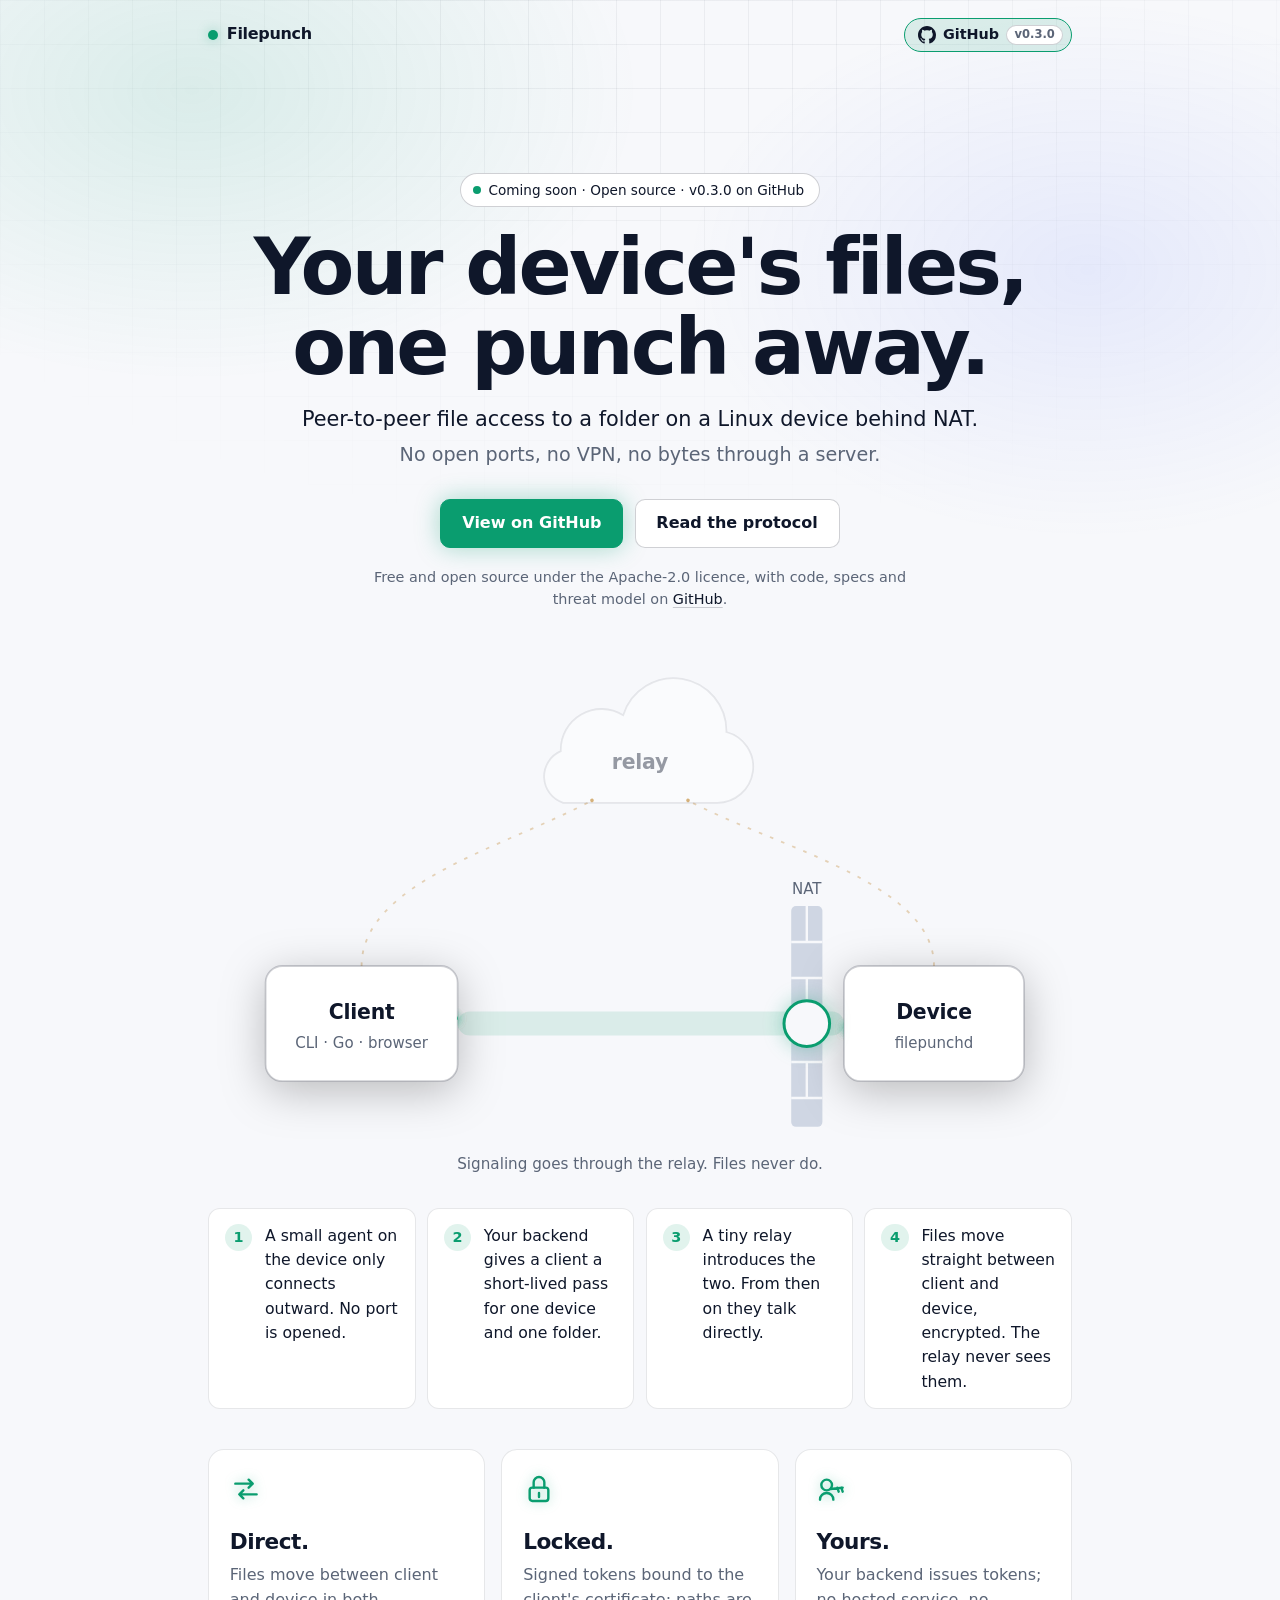
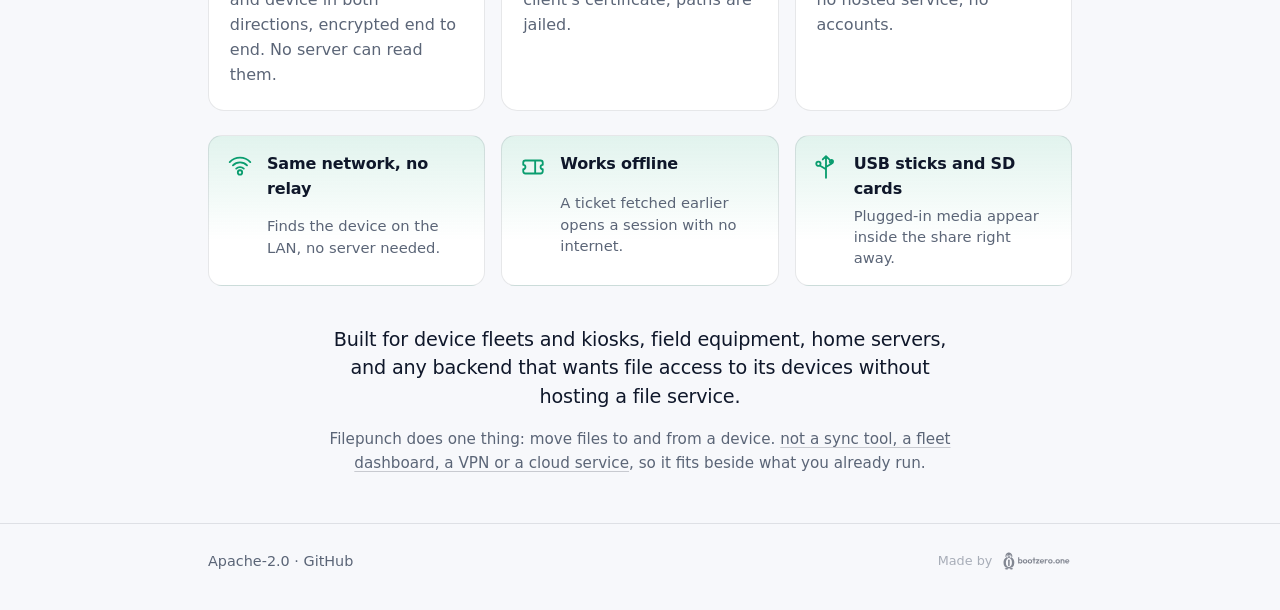
<file: index.html>
<!doctype html>
<html lang="en">
<head>
<meta charset="utf-8">
<meta name="viewport" content="width=device-width, initial-scale=1">
<meta name="color-scheme" content="dark light">
<title>Filepunch</title>
<meta name="description" content="Your device's files, one punch away. Peer-to-peer file access to a folder on a Linux device behind NAT. No open ports, no VPN, no bytes through a server.">
<link rel="stylesheet" href="style.css">
<link rel="icon" href="data:,">
</head>
<body>

<header class="top">
  <div class="wrap">
    <a class="brand" href="/"><span class="dot"></span>Filepunch</a>
    <a class="gh" href="https://github.com/filepunch/filepunch"><svg class="ghi" viewBox="0 0 16 16" aria-hidden="true"><path d="M8 0C3.58 0 0 3.58 0 8c0 3.54 2.29 6.53 5.47 7.59.4.07.55-.17.55-.38 0-.19-.01-.82-.01-1.49-2.01.37-2.53-.49-2.69-.94-.09-.23-.48-.94-.82-1.13-.28-.15-.68-.52-.01-.53.63-.01 1.08.58 1.23.82.72 1.21 1.87.87 2.33.66.07-.52.28-.87.51-1.07-1.78-.2-3.64-.89-3.64-3.95 0-.87.31-1.59.82-2.15-.08-.2-.36-1.02.08-2.12 0 0 .67-.21 2.2.82.64-.18 1.32-.27 2-.27.68 0 1.36.09 2 .27 1.53-1.04 2.2-.82 2.2-.82.44 1.1.16 1.92.08 2.12.51.56.82 1.27.82 2.15 0 3.07-1.87 3.75-3.65 3.95.29.25.54.73.54 1.48 0 1.07-.01 1.93-.01 2.2 0 .21.15.46.55.38A8.01 8.01 0 0 0 16 8c0-4.42-3.58-8-8-8z"/></svg><span>GitHub</span><em>v0.3.0</em></a>
  </div>
</header>

<main>

<section class="hero wrap">
  <a class="pill" href="https://github.com/filepunch/filepunch/releases/tag/v0.3.0"><span class="pulse"></span>Coming soon &middot; Open source &middot; v0.3.0 on GitHub</a>
  <h1>Your device's files,<br>one punch away.</h1>
  <p class="lead"><span class="row">Peer-to-peer file access to a folder on a Linux device behind NAT.</span> <span class="row nos">No open ports, no VPN, no bytes through a server.</span></p>
  <div class="btns">
    <a class="btn primary" href="https://github.com/filepunch/filepunch">View on GitHub</a>
    <a class="btn" href="https://github.com/filepunch/filepunch/blob/main/docs/protocol.md">Read the protocol</a>
  </div>
  <p class="oss">Free and open source under the Apache-2.0 licence, with code, specs and threat model on <a href="https://github.com/filepunch/filepunch">GitHub</a>.</p>
</section>

<section class="wrap diagram-wrap reveal">
  <figure class="diagram">
    <svg viewBox="0 0 720 400" role="img" aria-labelledby="dg-t dg-d">
      <title id="dg-t">How a Filepunch session is set up</title>
      <desc id="dg-d">Client and device each send a short signaling pulse up to the relay. Then a direct beam of data flows straight between client and device, through a hole in the NAT wall, while the relay carries nothing.</desc>
      <defs>
        <filter id="glow" x="-30%" y="-150%" width="160%" height="400%">
          <feGaussianBlur stdDeviation="5" result="b"/>
          <feMerge><feMergeNode in="b"/><feMergeNode in="SourceGraphic"/></feMerge>
        </filter>
        <clipPath id="beamclip"><rect x="208" y="280" width="322" height="36"/></clipPath>
      </defs>

      <!-- static faint signaling tracks -->
      <path class="track" d="M128 250 C128 180 250 150 320 112"/>
      <path class="track" d="M605 250 C605 180 470 150 400 112"/>
      <!-- animated signaling pulses -->
      <path class="sig" pathLength="100" d="M128 250 C128 180 250 150 320 112"/>
      <path class="sig" pathLength="100" d="M605 250 C605 180 470 150 400 112"/>

      <!-- relay cloud -->
      <g class="relay">
        <path class="node cloud" d="M296 114 H424 a30 30 0 0 0 8 -59 a44 44 0 0 0 -86 -14 a34 34 0 0 0 -52 30 a23 23 0 0 0 2 43 z"/>
        <text x="360" y="86" text-anchor="middle" class="lbl">relay</text>
      </g>

      <!-- NAT wall -->
      <g class="wall">
        <rect x="486" y="200" width="26" height="184" rx="4"/>
        <path class="mortar" d="M486 230 h26 M486 260 h26 M486 330 h26 M486 360 h26 M499 200 v30 M499 260 v20 M499 330 v30"/>
        <text x="499" y="190" text-anchor="middle" class="lbl small">NAT</text>
      </g>

      <!-- client -->
      <g class="endpoint">
        <rect class="node" x="48" y="250" width="160" height="96" rx="14"/>
        <text x="128" y="294" text-anchor="middle" class="lbl">Client</text>
        <text x="128" y="318" text-anchor="middle" class="lbl small">CLI &middot; Go &middot; browser</text>
      </g>

      <!-- device -->
      <g class="endpoint">
        <rect class="node" x="530" y="250" width="150" height="96" rx="14"/>
        <text x="605" y="294" text-anchor="middle" class="lbl">Device</text>
        <text x="605" y="318" text-anchor="middle" class="lbl small">filepunchd</text>
      </g>

      <!-- direct data beam -->
      <g class="beam">
        <rect class="band" x="208" y="288" width="322" height="20" rx="10"/>
        <line class="core" x1="208" y1="298" x2="530" y2="298" filter="url(#glow)"/>
        <circle class="hole" cx="499" cy="298" r="19"/>
        <g clip-path="url(#beamclip)">
          <g class="lane r">
            <rect class="pk" x="192" y="291" width="16" height="5" rx="2.5"/>
            <rect class="pk" x="192" y="291" width="16" height="5" rx="2.5"/>
            <rect class="pk" x="192" y="291" width="16" height="5" rx="2.5"/>
            <rect class="pk" x="192" y="291" width="16" height="5" rx="2.5"/>
          </g>
          <g class="lane l">
            <rect class="pk" x="530" y="300" width="16" height="5" rx="2.5"/>
            <rect class="pk" x="530" y="300" width="16" height="5" rx="2.5"/>
            <rect class="pk" x="530" y="300" width="16" height="5" rx="2.5"/>
            <rect class="pk" x="530" y="300" width="16" height="5" rx="2.5"/>
          </g>
        </g>
      </g>
    </svg>
    <figcaption>Signaling goes through the relay. Files never do.</figcaption>
  </figure>

  <ol class="steps">
    <li class="reveal"><span class="n">1</span>A small agent on the device only connects outward. No port is opened.</li>
    <li class="reveal"><span class="n">2</span>Your backend gives a client a short-lived pass for one device and one folder.</li>
    <li class="reveal"><span class="n">3</span>A tiny relay introduces the two. From then on they talk directly.</li>
    <li class="reveal"><span class="n">4</span>Files move straight between client and device, encrypted. The relay never sees them.</li>
  </ol>
</section>

<section class="wrap cards">
  <div class="card reveal">
    <svg class="ico" viewBox="0 0 24 24" aria-hidden="true"><path d="M4 8h13M14 5l3 3-3 3M20 16H7M10 13l-3 3 3 3"/></svg>
    <h2>Direct.</h2>
    <p>Files move between client and device in both directions, encrypted end to end. No server can read them.</p>
  </div>
  <div class="card reveal">
    <svg class="ico" viewBox="0 0 24 24" aria-hidden="true"><rect x="5" y="11" width="14" height="10" rx="2"/><path d="M8 11V7a4 4 0 0 1 8 0v4M12 15v3"/></svg>
    <h2>Locked.</h2>
    <p>Signed tokens bound to the client's certificate; paths are jailed.</p>
  </div>
  <div class="card reveal">
    <svg class="ico" viewBox="0 0 24 24" aria-hidden="true"><circle cx="8" cy="9" r="4"/><path d="M11 12l9-1M16 11l1 3M19 11l1 3M3 20a5 5 0 0 1 10 0"/></svg>
    <h2>Yours.</h2>
    <p>Your backend issues tokens; no hosted service, no accounts.</p>
  </div>
</section>

<section class="wrap tiles">
  <div class="tile reveal">
    <svg class="tico" viewBox="0 0 24 24" aria-hidden="true"><circle cx="12" cy="17" r="2"/><path d="M8.5 13.5a5 5 0 0 1 7 0M5.5 10.5a9 9 0 0 1 13 0M2.5 7.5a13 13 0 0 1 19 0"/></svg>
    <h3>Same network, no relay</h3>
    <p>Finds the device on the LAN, no server needed.</p>
  </div>
  <div class="tile reveal">
    <svg class="tico" viewBox="0 0 24 24" aria-hidden="true"><path d="M3 8a2 2 0 0 1 2-2h14a2 2 0 0 1 2 2v2a2 2 0 0 0 0 4v2a2 2 0 0 1-2 2H5a2 2 0 0 1-2-2v-2a2 2 0 0 0 0-4zM14 6v12"/></svg>
    <h3>Works offline</h3>
    <p>A ticket fetched earlier opens a session with no internet.</p>
  </div>
  <div class="tile reveal">
    <svg class="tico" viewBox="0 0 24 24" aria-hidden="true"><path d="M12 2v14M12 2l-3 3M12 2l3 3M12 16v6M7 9a2 2 0 1 0 0 .01M17 7v2l-5 3M7 11l5 3"/><circle cx="17" cy="7" r="1.5"/></svg>
    <h3>USB sticks and SD cards</h3>
    <p>Plugged-in media appear inside the share right away.</p>
  </div>
</section>

<section class="wrap who reveal">
  <p class="for">Built for device fleets and kiosks, field equipment, home servers, and any backend that wants file access to its devices without hosting a file service.</p>
  <p class="one">Filepunch does one thing: move files to and from a device. <a href="https://github.com/filepunch/filepunch#non-goals">not a sync tool, a fleet dashboard, a VPN or a cloud service</a>, so it fits beside what you already run.</p>
</section>

</main>

<footer>
  <div class="wrap">
    <p><a href="https://github.com/filepunch/filepunch/blob/main/LICENSE">Apache-2.0</a> &middot; <a href="https://github.com/filepunch/filepunch">GitHub</a></p>
    <a class="made" href="https://bootzero.one" aria-label="Made by bootzero.one"><span>Made by</span><svg class="bz" aria-hidden="true" focusable="false" xmlns="http://www.w3.org/2000/svg" viewBox="0 0 1224 380">
<g transform="translate(40,40) scale(0.65217) translate(-620,-180)">
<path d="M0 0C0.8 0.6 1.5 1.2 2.3 1.7C3.9 2.9 5.5 4.1 7.1 5.3C7.8 5.9 8.6 6.5 9.4 7.1C14.7 10.9 20.3 14.3 25.8 17.7C23.4 20.4 20.9 22 17.8 23.7C-3.5 37.2-15.6 58.5-22.6 82.2C-22.8 83-23 83.8-23.3 84.6C-27.5 100.2-28.7 115.9-28.6 132.1C-28.6 133-28.6 133.9-28.6 134.8C-28.5 148-28 160.8-25.2 173.7C-25.1 174.1-25.1 174.1-24.8 175.9C-22.9 185-20.1 193.4-16.2 201.7C-15.7 202.8-15.3 203.9-14.8 205C-5.4 225.3 9.7 242.7 31 250.6C47.3 256.3 63.7 254 79.2 247.2C95.9 238.2 107.1 223.2 115.8 206.7C116.2 205.9 116.7 205.1 117.2 204.2C120.3 198 122.1 191.4 123.9 184.7C124.1 183.9 124.4 183 124.6 182C128.7 166.1 130.3 150.4 130.2 134.1C130.2 133.6 130.2 133.6 130.2 131.4C130.2 117.2 129.1 103.6 125.8 89.7C125.6 89 125.4 88.3 125.3 87.5C119.8 63.4 107 39 86 24.9C82.7 22.8 79.5 21 75.8 19.7C77 16 78 15.7 81.3 13.7C87.1 10.2 92.6 6.5 98 2.7C99.9 1.3 101.9 0 103.8-1.3C104.4-1.7 105-2.1 105.6-2.5C108.4-4.3 110.4-5.3 113.7-5.2C117.4-4 120.8-2.6 124.3-0.8C124.6-0.6 124.6-0.6 126.4 0.3C150.1 12.6 166.2 32 177.8 55.7C178.3 56.8 178.8 57.9 179.4 59C196.6 96 198.5 146.8 186.8 185.7C186.5 186.6 186.3 187.4 186 188.2C182.4 200.3 178 211.7 171.8 222.7C171.2 223.7 170.7 224.7 170.1 225.8C165.6 233.3 159.9 239.5 153.8 245.7C153.1 246.5 152.3 247.2 151.6 248C147.2 252.1 142.5 255.4 137.4 258.5C137.1 258.7 137.1 258.7 135.6 259.6C124.7 266.1 112.3 268.4 100.1 271C88.9 273.5 78.2 276.7 68.6 283C68 283.4 67.4 283.7 66.8 284.1C62.1 287.3 57.9 291.1 53.9 295.2C51.8 296.7 51.8 296.7 49.7 296.7C47.2 295.5 45.8 293.8 43.9 291.7C31.2 278.6 12.5 272.9-4.9 269.4C-30.7 263.9-51.3 251.5-66.1 229.1C-81.9 204.3-91.3 174.7-91.4 145.2C-91.4 144.7-91.4 144.7-91.4 142.2C-91.4 140.1-91.5 138-91.5 135.9C-91.5 132.8-91.5 129.6-91.5 126.5C-91.6 114.8-91 104.1-88.2 92.7C-88 91.6-87.7 90.5-87.4 89.3C-79.1 54.8-63 23.2-31.8 3.9C-11.3-8.4-11.3-8.4 0 0Z" fill="currentColor" transform="translate(717.21923828125,318.255126953125)"/>
<path d="M0 0C24.8-1.1 45.3 7.1 64 23.5C72 30.9 78.3 38.7 83.9 48.1C84.4 48.9 84.8 49.7 85.3 50.5C92.4 62.8 93.7 75.3 95 89.2C95.1 89.7 95.1 89.7 95.3 92C96.9 109.6 96.9 109.6 93.9 114.1C89 113.6 85.2 112.6 80.7 110.4C79.6 109.8 78.5 109.3 77.4 108.7C76.2 108.2 75.1 107.6 73.9 107C72.8 106.5 71.6 105.9 70.4 105.3C67.6 103.9 64.7 102.5 61.9 101.1C62 100.8 62 100.8 62.5 99.1C62.6 98.6 62.6 98.6 63.3 96.4C63.6 95.5 63.9 94.7 64.1 93.8C66.6 85 66.9 76.3 62.8 68C59.2 61.8 54.9 57.4 47.9 55.1C38.6 54.2 32.3 55 24.7 60.3C18.2 66.7 16.8 73.1 16.3 81.8C16.2 84.2 16 86.6 15.9 89.1C8.3 89.1 0.7 89.1-7.1 89.1C-7.1 87.1-7 85.2-6.9 83.2C-7 73.8-8.7 67.6-15.3 60.8C-21.8 54.8-26.8 54.5-35.6 54.8C-42 55.4-45.4 57.1-49.9 61.8C-56.7 70.3-57 78.4-56.1 89.1C-55.4 93.2-54.3 97.1-53.1 101.1C-53.4 101.2-53.4 101.2-54.9 102C-57.7 103.3-60.5 104.6-63.2 105.9C-64.2 106.4-65.1 106.8-66.1 107.3C-67.1 107.7-68 108.2-68.9 108.6C-69.8 109-70.7 109.5-71.7 109.9C-73.7 110.9-75.6 111.9-77.6 112.9C-80.6 114.3-82 114.2-85.1 113.1C-86.8 111.4-86.2 109.1-86.2 106.8C-86.3 105.7-86.3 104.6-86.3 103.4C-86.2 97.6-86.2 91.9-86.1 86.1C-86.1 85.4-86.1 84.6-86.1 83.9C-85.7 61.6-73.9 41.1-58.9 25.4C-48.9 15.8-37.8 9.4-25.1 4.1C-24.3 3.7-23.5 3.4-22.7 3C-15.4 0.2-7.7 0.4 0 0Z" fill="currentColor" transform="translate(763.1162109375,187.9013671875)"/>
<path d="M0 0C3 2.6 3.9 3.4 4.6 7.4C3.9 11.4 2.9 12.7-0.3 14.9C-0.9 15.3-1.4 15.6-2 16C-2.8 16.5-3.7 17.1-4.6 17.6C-14 21.4-23.9 22.6-34 23C-34.7 23-35.4 23.1-36.1 23.1C-52.7 23.7-72.4 23.8-85.8 12.5C-87 11-87 11-87.4 8.1C-86.9 4.2-85.7 2.9-83 0C-75.6-4.8-67.6-7.3-59-9C-58.2-9.2-57.5-9.3-56.7-9.5C-37.8-12.9-16.3-10.4 0 0Z" fill="currentColor" transform="translate(746,609)"/>
<path d="M0 0C1.2 0 2.3 0 3.5 0C11.5 0.1 18.6 0.6 26.2 3.3C27.2 3.7 28.3 4 29.3 4.4C35.4 6.7 41.9 9.3 46.2 14.3C47.1 17.9 47.1 17.9 46.2 21.3C37.6 31.3 21.5 32.2 9.2 33.3C-7.3 34.5-28.5 33.9-42.5 24C-44.8 21.3-44.8 21.3-45.7 17.9C-44.4 12.5-41.5 10.2-36.8 7.3C-24.8 1.9-13.1-0.1 0 0Z" fill="currentColor" transform="translate(830.8125,598.6875)"/>
<path d="M0 0C2.8 1 5.3 2.3 7.9 3.7C8.6 4.1 9.3 4.4 10 4.8C13 6.4 15.9 8 18.9 9.6C24.2 12.4 28.8 13.7 34.8 14.3C37 15 37 15 38.3 17.1C38.5 17.7 38.8 18.3 39 19C32.8 24.6 26 29 18.9 33.2C18 33.8 17.2 34.3 16.3 34.8C13.9 36.2 11.4 37.6 9 39C8.3 39.4 7.6 39.8 6.8 40.2C2.4 42.7-0.8 43.7-6 43C-8.6 42-10.8 41-13.2 39.8C-13.6 39.6-13.6 39.6-15.3 38.7C-21.1 35.6-26.6 32.3-32.2 28.9C-33 28.4-33.8 27.9-34.6 27.4C-39.3 24.4-42.7 21.5-46 17C-43.6 14.6-42.7 14.6-39.5 14.1C-33.9 13.1-29.3 11.1-24.3 8.6C-23.5 8.2-22.7 7.9-21.9 7.5C-18.3 5.7-14.8 3.9-11.4 1.7C-7.4-0.3-4.3-0.8 0 0Z" fill="currentColor" transform="translate(771,288)"/>
<path d="M0 0C2.8 1 5.3 2.3 7.9 3.7C8.6 4.1 9.3 4.4 10 4.8C13 6.4 15.9 8 18.9 9.6C24.2 12.4 28.8 13.7 34.8 14.3C37 15 37 15 38.3 17.1C38.5 17.7 38.8 18.3 39 19C35.6 20.7 31.8 20 28.1 19.9C19.3 19.9 10.3 19.8 2.2 23.7C-2.9 25.8-6.8 24.5-11.8 22.6C-18.4 20.3-25.2 19.9-32.1 19.3C-33.4 19.2-34.8 19.1-36.1 18.9C-39.4 18.6-42.7 18.3-46 18C-44 15-44 15-42 14.4C-41.1 14.3-40.3 14.2-39.5 14.1C-33.9 13.1-29.3 11.1-24.3 8.6C-23.5 8.2-22.7 7.9-21.9 7.5C-18.3 5.7-14.8 3.9-11.4 1.7C-7.4-0.3-4.3-0.8 0 0Z" fill="currentColor" transform="translate(771,288)"/>
<path d="M0 0C3.7 2 5.7 3.5 8 7C8.7 12.6 8.7 17.5 6.3 22.6C2.8 26.3 0.8 27.9-4.4 28.1C-8.5 26.9-10.3 25.7-12.9 22.4C-15.2 17.4-14.9 12.3-14 7C-10.9 0.8-6.7-0.6 0 0Z" fill="currentColor" transform="translate(734,256)"/>
<path d="M0 0C3.8 2.9 3.8 2.9 5 6C5.9 12.5 5.8 17.5 2 23C-0.6 25.8-2 26-5.9 26.5C-9.4 26.4-10 26-12.9 23.8C-16.4 19.2-17.5 16-17.3 10.2C-16.7 5.9-14.1 3.3-11.3 0.1C-7.5-1.7-4-1.2 0 0Z" fill="currentColor" transform="translate(810,257)"/>
<path d="M0 0C5.2-0.1 9.9 0.2 15 1C15 1.3 15 1.7 15 2C12.9 2.2 12.9 2.2 2 3C1.3 2 0.7 1 0 0Z" fill="currentColor" transform="translate(726,306)"/>
<path d="M0 0C0 3 0 3-2 6C-3 5.7-4 5.3-5 5C-4 2-4 2-1.9 0.8C-1.3 0.5-0.7 0.3 0 0Z" fill="currentColor" transform="translate(798,333)"/>
<rect x="747" y="367" width="42" height="180" rx="21" fill="currentColor"/>
</g><path fill="currentColor" d="M335.9 233.7Q328 233.7 321.7 230.4Q315.4 227.2 311.7 221.5Q307.9 215.8 307.6 208.7V182.9Q307.9 175.8 311.7 170.2Q315.5 164.6 321.8 161.5Q328.1 158.3 335.9 158.3Q345.9 158.3 353.9 163.3Q361.8 168.2 366.4 176.8Q371 185.3 371 196.1Q371 206.8 366.4 215.3Q361.8 223.8 353.9 228.8Q345.9 233.7 335.9 233.7ZM295.6 232.2V123.8H315.3V177.6L312 195.1L315.1 212.8V232.2ZM332.5 215.6Q337.9 215.6 342 213.1Q346.1 210.6 348.5 206.2Q350.9 201.7 350.9 196Q350.9 190.3 348.5 185.8Q346.1 181.4 342 178.9Q337.8 176.4 332.4 176.4Q327 176.4 322.9 178.9Q318.7 181.4 316.4 185.8Q314.1 190.2 314.1 196Q314.1 201.8 316.4 206.2Q318.7 210.6 322.9 213.1Q327.1 215.6 332.5 215.6ZM416.3 233.8Q405.4 233.8 396.6 228.8Q387.8 223.8 382.7 215.1Q377.6 206.5 377.6 195.8Q377.6 185.2 382.7 176.7Q387.8 168.2 396.6 163.2Q405.4 158.2 416.3 158.2Q427.3 158.2 436.1 163.2Q444.9 168.1 450 176.7Q455.1 185.2 455.1 195.8Q455.1 206.5 450 215.1Q444.9 223.8 436.1 228.8Q427.4 233.8 416.3 233.8ZM416.3 215.4Q421.8 215.4 426.1 212.9Q430.3 210.5 432.7 206Q435 201.6 435 195.9Q435 190.2 432.6 185.9Q430.2 181.5 426 179.1Q421.8 176.6 416.3 176.6Q410.9 176.6 406.7 179.1Q402.4 181.6 400.1 185.9Q397.7 190.2 397.7 195.9Q397.7 201.6 400.1 206Q402.4 210.5 406.7 212.9Q410.9 215.4 416.3 215.4ZM500.2 233.8Q489.3 233.8 480.5 228.8Q471.7 223.8 466.5 215.1Q461.4 206.5 461.4 195.8Q461.4 185.2 466.5 176.7Q471.6 168.2 480.4 163.2Q489.2 158.2 500.1 158.2Q511.2 158.2 519.9 163.2Q528.7 168.1 533.9 176.7Q539 185.2 539 195.8Q539 206.5 533.9 215.1Q528.8 223.8 520 228.8Q511.2 233.8 500.2 233.8ZM500.1 215.4Q505.7 215.4 509.9 212.9Q514.2 210.5 516.5 206Q518.9 201.6 518.9 195.9Q518.9 190.2 516.4 185.9Q514 181.5 509.9 179.1Q505.7 176.6 500.1 176.6Q494.7 176.6 490.5 179.1Q486.3 181.6 483.9 185.9Q481.5 190.2 481.5 195.9Q481.5 201.6 483.9 206Q486.3 210.5 490.5 212.9Q494.7 215.4 500.1 215.4ZM560.6 232.2V129.7H580.4V232.2ZM543.8 177V159.8H597.2V177ZM601.8 221 640.2 171H663.8L625.4 221ZM601.8 232.2V221L617.4 215.1H662.9V232.2ZM604.5 176.9V159.8H663.8V171L648.2 176.9ZM709.9 233.8Q698.6 233.8 689.7 228.9Q680.8 224 675.6 215.4Q670.5 206.8 670.5 196Q670.5 185.2 675.6 176.7Q680.6 168.1 689.3 163.2Q698 158.2 708.6 158.2Q719.1 158.2 727.1 162.9Q735.1 167.5 739.7 175.7Q744.2 183.9 744.2 194.3Q744.2 196.3 744 198.3Q743.8 200.3 743.3 202.8L682.3 202.9V188.3L734.1 188.2L726.1 194.2Q725.9 187.8 723.8 183.5Q721.8 179.1 718 176.8Q714.2 174.6 708.6 174.6Q702.7 174.6 698.4 177.1Q694.1 179.7 691.8 184.4Q689.4 189.1 689.4 195.7Q689.4 202.3 691.9 207.2Q694.4 212 699 214.6Q703.6 217.2 709.8 217.2Q715.3 217.2 719.8 215.3Q724.4 213.4 727.7 209.7L739.2 221.3Q733.9 227.5 726.3 230.6Q718.7 233.8 709.9 233.8ZM754.9 232.2V159.8H774.6V232.2ZM774.6 192.2 766.9 187Q768.3 173.8 774.8 166Q781.2 158.3 793.3 158.3Q798.6 158.3 802.8 160Q807 161.8 810.4 165.6L798.2 179.8Q796.4 177.9 794.1 177Q791.8 176.2 788.8 176.2Q782.5 176.2 778.5 180.1Q774.6 184 774.6 192.2ZM852.5 233.8Q841.6 233.8 832.8 228.8Q824 223.8 818.9 215.1Q813.8 206.5 813.8 195.8Q813.8 185.2 818.9 176.7Q824 168.2 832.8 163.2Q841.6 158.2 852.5 158.2Q863.5 158.2 872.3 163.2Q881.1 168.1 886.2 176.7Q891.3 185.2 891.3 195.8Q891.3 206.5 886.2 215.1Q881.1 223.8 872.3 228.8Q863.6 233.8 852.5 233.8ZM852.5 215.4Q858 215.4 862.3 212.9Q866.5 210.5 868.9 206Q871.2 201.6 871.2 195.9Q871.2 190.2 868.8 185.9Q866.4 181.5 862.2 179.1Q858 176.6 852.5 176.6Q847.1 176.6 842.9 179.1Q838.6 181.6 836.3 185.9Q833.9 190.2 833.9 195.9Q833.9 201.6 836.3 206Q838.6 210.5 842.9 212.9Q847.1 215.4 852.5 215.4Z"/>
<path fill="currentColor" d="M915.8 233.8Q910.5 233.8 907 230.2Q903.5 226.6 903.5 221.3Q903.5 216 907 212.4Q910.5 208.9 915.8 208.9Q921.2 208.9 924.6 212.4Q928.1 216 928.1 221.3Q928.1 226.6 924.6 230.2Q921.2 233.8 915.8 233.8ZM979.1 233.8Q968.2 233.8 959.4 228.8Q950.6 223.8 945.5 215.1Q940.4 206.5 940.4 195.8Q940.4 185.2 945.5 176.7Q950.6 168.2 959.4 163.2Q968.2 158.2 979.1 158.2Q990.1 158.2 998.9 163.2Q1007.7 168.1 1012.8 176.7Q1017.9 185.2 1017.9 195.8Q1017.9 206.5 1012.8 215.1Q1007.7 223.8 998.9 228.8Q990.2 233.8 979.1 233.8ZM979.1 215.4Q984.6 215.4 988.9 212.9Q993.1 210.5 995.5 206Q997.8 201.6 997.8 195.9Q997.8 190.2 995.4 185.9Q993 181.5 988.8 179.1Q984.6 176.6 979.1 176.6Q973.7 176.6 969.5 179.1Q965.2 181.6 962.9 185.9Q960.5 190.2 960.5 195.9Q960.5 201.6 962.9 206Q965.2 210.5 969.5 212.9Q973.7 215.4 979.1 215.4ZM1077.7 232.2V190.7Q1077.7 184.2 1073.6 180.2Q1069.6 176.1 1063.3 176.1Q1059 176.1 1055.7 177.9Q1052.4 179.8 1050.5 183.1Q1048.7 186.4 1048.7 190.7L1041 186.7Q1041 178.3 1044.7 171.9Q1048.4 165.5 1054.9 161.9Q1061.4 158.3 1069.6 158.3Q1077.6 158.3 1083.9 162.2Q1090.2 166.2 1093.8 172.6Q1097.4 179.1 1097.4 186.3V232.2ZM1028.9 232.2V159.8H1048.7V232.2ZM1146.4 233.8Q1135.1 233.8 1126.2 228.9Q1117.3 224 1112.1 215.4Q1107 206.8 1107 196Q1107 185.2 1112.1 176.7Q1117.1 168.1 1125.8 163.2Q1134.5 158.2 1145.1 158.2Q1155.6 158.2 1163.6 162.9Q1171.6 167.5 1176.2 175.7Q1180.7 183.9 1180.7 194.3Q1180.7 196.3 1180.5 198.3Q1180.3 200.3 1179.8 202.8L1118.8 202.9V188.3L1170.6 188.2L1162.6 194.2Q1162.4 187.8 1160.3 183.5Q1158.3 179.1 1154.5 176.8Q1150.7 174.6 1145.1 174.6Q1139.2 174.6 1134.9 177.1Q1130.6 179.7 1128.3 184.4Q1125.9 189.1 1125.9 195.7Q1125.9 202.3 1128.4 207.2Q1130.9 212 1135.5 214.6Q1140.1 217.2 1146.3 217.2Q1151.8 217.2 1156.3 215.3Q1160.9 213.4 1164.2 209.7L1175.7 221.3Q1170.4 227.5 1162.8 230.6Q1155.2 233.8 1146.4 233.8Z"/>
</svg></a>
  </div>
</footer>

</body>
</html>
</file>
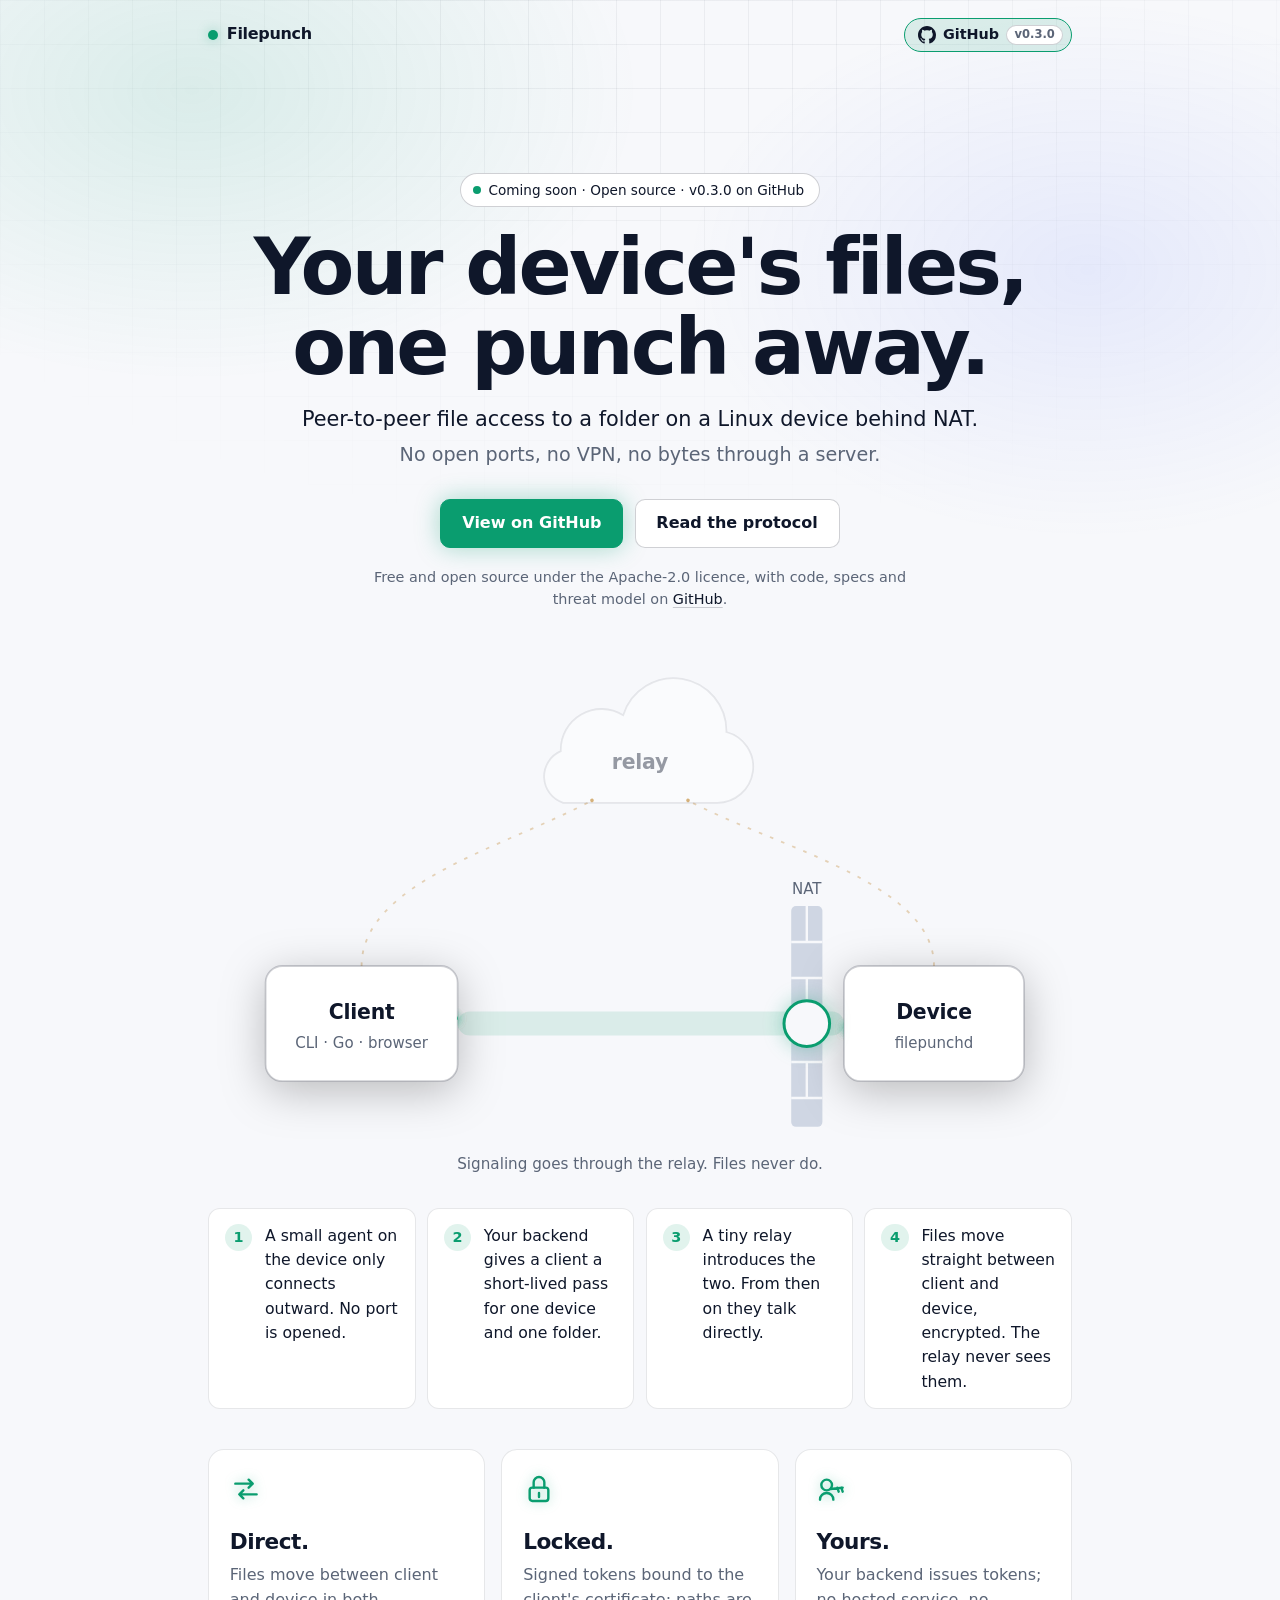
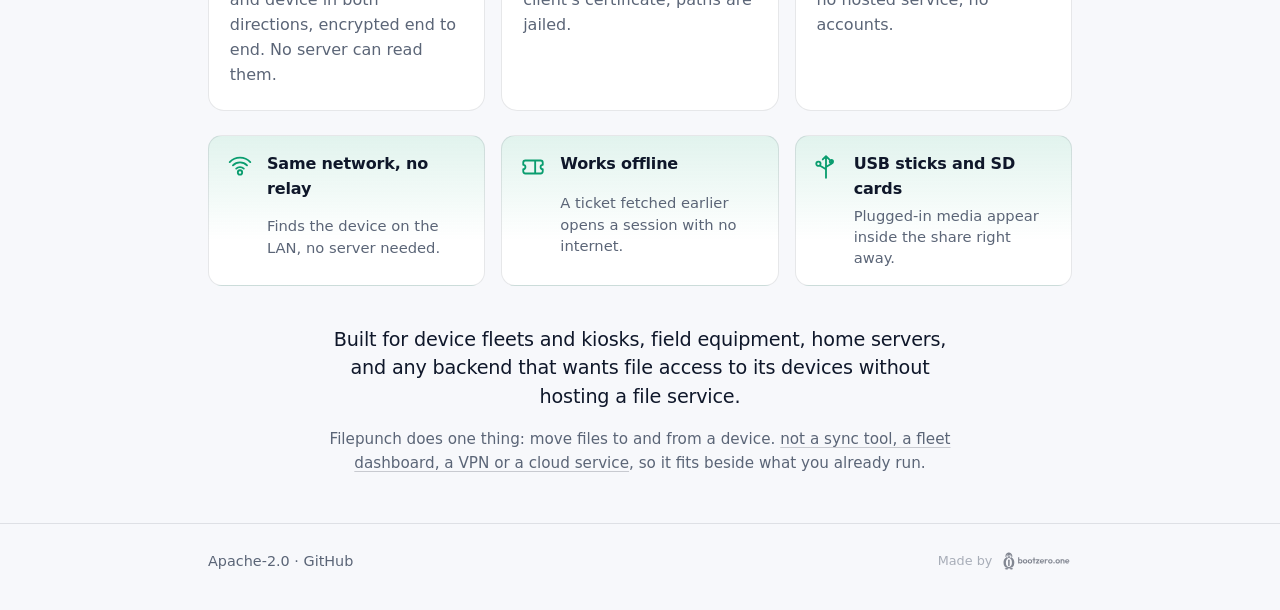
<file: site/index.html>
<!doctype html>
<html lang="en">
<head>
<meta charset="utf-8">
<meta name="viewport" content="width=device-width, initial-scale=1">
<meta name="color-scheme" content="dark light">
<title>Filepunch</title>
<meta name="description" content="Your device's files, one punch away. Peer-to-peer file access to a folder on a Linux device behind NAT. No open ports, no VPN, no bytes through a server.">
<link rel="canonical" href="https://filepunch.dev/">
<meta property="og:type" content="website">
<meta property="og:url" content="https://filepunch.dev/">
<meta property="og:title" content="Filepunch">
<meta property="og:description" content="Your device's files, one punch away. Peer-to-peer file access to a folder on a Linux device behind NAT. No open ports, no VPN, no bytes through a server.">
<meta property="og:image" content="https://filepunch.dev/social.png">
<meta property="og:image:width" content="1200">
<meta property="og:image:height" content="630">
<meta property="og:image:alt" content="Filepunch. Coming soon. Open source. Your device's files, one punch away. Peer-to-peer file access to a folder on a Linux device behind NAT.">
<meta name="twitter:card" content="summary_large_image">
<link rel="stylesheet" href="style.css">
<link rel="icon" href="favicon.png" sizes="32x32" type="image/png">
<link rel="icon" href="favicon.svg" type="image/svg+xml">
<link rel="apple-touch-icon" href="apple-touch-icon.png">
</head>
<body>

<header class="top">
  <div class="wrap">
    <a class="brand" href="/"><span class="dot"></span>Filepunch</a>
    <a class="gh" href="https://github.com/filepunch/filepunch"><svg class="ghi" viewBox="0 0 16 16" aria-hidden="true"><path d="M8 0C3.58 0 0 3.58 0 8c0 3.54 2.29 6.53 5.47 7.59.4.07.55-.17.55-.38 0-.19-.01-.82-.01-1.49-2.01.37-2.53-.49-2.69-.94-.09-.23-.48-.94-.82-1.13-.28-.15-.68-.52-.01-.53.63-.01 1.08.58 1.23.82.72 1.21 1.87.87 2.33.66.07-.52.28-.87.51-1.07-1.78-.2-3.64-.89-3.64-3.95 0-.87.31-1.59.82-2.15-.08-.2-.36-1.02.08-2.12 0 0 .67-.21 2.2.82.64-.18 1.32-.27 2-.27.68 0 1.36.09 2 .27 1.53-1.04 2.2-.82 2.2-.82.44 1.1.16 1.92.08 2.12.51.56.82 1.27.82 2.15 0 3.07-1.87 3.75-3.65 3.95.29.25.54.73.54 1.48 0 1.07-.01 1.93-.01 2.2 0 .21.15.46.55.38A8.01 8.01 0 0 0 16 8c0-4.42-3.58-8-8-8z"/></svg><span>GitHub</span><em>v0.3.0</em></a>
  </div>
</header>

<main>

<section class="hero wrap">
  <a class="pill" href="https://github.com/filepunch/filepunch/releases/tag/v0.3.0"><span class="pulse"></span>Coming soon &middot; Open source &middot; v0.3.0 on GitHub</a>
  <h1>Your device's files,<br>one punch away.</h1>
  <p class="lead"><span class="row">Peer-to-peer file access to a folder on a Linux device behind NAT.</span> <span class="row nos">No open ports, no VPN, no bytes through a server.</span></p>
  <div class="btns">
    <a class="btn primary" href="https://github.com/filepunch/filepunch">View on GitHub</a>
    <a class="btn" href="https://github.com/filepunch/filepunch/blob/main/docs/protocol.md">Read the protocol</a>
  </div>
  <p class="oss">Free and open source under the Apache-2.0 licence, with code, specs and threat model on <a href="https://github.com/filepunch/filepunch">GitHub</a>.</p>
</section>

<section class="wrap diagram-wrap reveal">
  <figure class="diagram">
    <svg viewBox="0 0 720 400" role="img" aria-labelledby="dg-t dg-d">
      <title id="dg-t">How a Filepunch session is set up</title>
      <desc id="dg-d">Client and device each send a short signaling pulse up to the relay. Then a direct beam of data flows straight between client and device, through a hole in the NAT wall, while the relay carries nothing.</desc>
      <defs>
        <filter id="glow" x="-30%" y="-150%" width="160%" height="400%">
          <feGaussianBlur stdDeviation="5" result="b"/>
          <feMerge><feMergeNode in="b"/><feMergeNode in="SourceGraphic"/></feMerge>
        </filter>
        <clipPath id="beamclip"><rect x="208" y="280" width="322" height="36"/></clipPath>
      </defs>

      <!-- static faint signaling tracks -->
      <path class="track" d="M128 250 C128 180 250 150 320 112"/>
      <path class="track" d="M605 250 C605 180 470 150 400 112"/>
      <!-- animated signaling pulses -->
      <path class="sig" pathLength="100" d="M128 250 C128 180 250 150 320 112"/>
      <path class="sig" pathLength="100" d="M605 250 C605 180 470 150 400 112"/>

      <!-- relay cloud -->
      <g class="relay">
        <path class="node cloud" d="M296 114 H424 a30 30 0 0 0 8 -59 a44 44 0 0 0 -86 -14 a34 34 0 0 0 -52 30 a23 23 0 0 0 2 43 z"/>
        <text x="360" y="86" text-anchor="middle" class="lbl">relay</text>
      </g>

      <!-- NAT wall -->
      <g class="wall">
        <rect x="486" y="200" width="26" height="184" rx="4"/>
        <path class="mortar" d="M486 230 h26 M486 260 h26 M486 330 h26 M486 360 h26 M499 200 v30 M499 260 v20 M499 330 v30"/>
        <text x="499" y="190" text-anchor="middle" class="lbl small">NAT</text>
      </g>

      <!-- client -->
      <g class="endpoint">
        <rect class="node" x="48" y="250" width="160" height="96" rx="14"/>
        <text x="128" y="294" text-anchor="middle" class="lbl">Client</text>
        <text x="128" y="318" text-anchor="middle" class="lbl small">CLI &middot; Go &middot; browser</text>
      </g>

      <!-- device -->
      <g class="endpoint">
        <rect class="node" x="530" y="250" width="150" height="96" rx="14"/>
        <text x="605" y="294" text-anchor="middle" class="lbl">Device</text>
        <text x="605" y="318" text-anchor="middle" class="lbl small">filepunchd</text>
      </g>

      <!-- direct data beam -->
      <g class="beam">
        <rect class="band" x="208" y="288" width="322" height="20" rx="10"/>
        <line class="core" x1="208" y1="298" x2="530" y2="298" filter="url(#glow)"/>
        <circle class="hole" cx="499" cy="298" r="19"/>
        <g clip-path="url(#beamclip)">
          <g class="lane r">
            <rect class="pk" x="192" y="291" width="16" height="5" rx="2.5"/>
            <rect class="pk" x="192" y="291" width="16" height="5" rx="2.5"/>
            <rect class="pk" x="192" y="291" width="16" height="5" rx="2.5"/>
            <rect class="pk" x="192" y="291" width="16" height="5" rx="2.5"/>
          </g>
          <g class="lane l">
            <rect class="pk" x="530" y="300" width="16" height="5" rx="2.5"/>
            <rect class="pk" x="530" y="300" width="16" height="5" rx="2.5"/>
            <rect class="pk" x="530" y="300" width="16" height="5" rx="2.5"/>
            <rect class="pk" x="530" y="300" width="16" height="5" rx="2.5"/>
          </g>
        </g>
      </g>
    </svg>
    <figcaption>Signaling goes through the relay. Files never do.</figcaption>
  </figure>

  <ol class="steps">
    <li class="reveal"><span class="n">1</span>A small agent on the device only connects outward. No port is opened.</li>
    <li class="reveal"><span class="n">2</span>Your backend gives a client a short-lived pass for one device and one folder.</li>
    <li class="reveal"><span class="n">3</span>A tiny relay introduces the two. From then on they talk directly.</li>
    <li class="reveal"><span class="n">4</span>Files move straight between client and device, encrypted. The relay never sees them.</li>
  </ol>
</section>

<section class="wrap cards">
  <div class="card reveal">
    <svg class="ico" viewBox="0 0 24 24" aria-hidden="true"><path d="M4 8h13M14 5l3 3-3 3M20 16H7M10 13l-3 3 3 3"/></svg>
    <h2>Direct.</h2>
    <p>Files move between client and device in both directions, encrypted end to end. No server can read them.</p>
  </div>
  <div class="card reveal">
    <svg class="ico" viewBox="0 0 24 24" aria-hidden="true"><rect x="5" y="11" width="14" height="10" rx="2"/><path d="M8 11V7a4 4 0 0 1 8 0v4M12 15v3"/></svg>
    <h2>Locked.</h2>
    <p>Signed tokens bound to the client's certificate; paths are jailed.</p>
  </div>
  <div class="card reveal">
    <svg class="ico" viewBox="0 0 24 24" aria-hidden="true"><circle cx="8" cy="9" r="4"/><path d="M11 12l9-1M16 11l1 3M19 11l1 3M3 20a5 5 0 0 1 10 0"/></svg>
    <h2>Yours.</h2>
    <p>Your backend issues tokens; no hosted service, no accounts.</p>
  </div>
</section>

<section class="wrap tiles">
  <div class="tile reveal">
    <svg class="tico" viewBox="0 0 24 24" aria-hidden="true"><circle cx="12" cy="17" r="2"/><path d="M8.5 13.5a5 5 0 0 1 7 0M5.5 10.5a9 9 0 0 1 13 0M2.5 7.5a13 13 0 0 1 19 0"/></svg>
    <h3>Same network, no relay</h3>
    <p>Finds the device on the LAN, no server needed.</p>
  </div>
  <div class="tile reveal">
    <svg class="tico" viewBox="0 0 24 24" aria-hidden="true"><path d="M3 8a2 2 0 0 1 2-2h14a2 2 0 0 1 2 2v2a2 2 0 0 0 0 4v2a2 2 0 0 1-2 2H5a2 2 0 0 1-2-2v-2a2 2 0 0 0 0-4zM14 6v12"/></svg>
    <h3>Works offline</h3>
    <p>A ticket fetched earlier opens a session with no internet.</p>
  </div>
  <div class="tile reveal">
    <svg class="tico" viewBox="0 0 24 24" aria-hidden="true"><path d="M12 2v14M12 2l-3 3M12 2l3 3M12 16v6M7 9a2 2 0 1 0 0 .01M17 7v2l-5 3M7 11l5 3"/><circle cx="17" cy="7" r="1.5"/></svg>
    <h3>USB sticks and SD cards</h3>
    <p>Plugged-in media appear inside the share right away.</p>
  </div>
</section>

<section class="wrap who reveal">
  <p class="for">Built for device fleets and kiosks, field equipment, home servers, and any backend that wants file access to its devices without hosting a file service.</p>
  <p class="one">Filepunch does one thing: move files to and from a device. <a href="https://github.com/filepunch/filepunch#non-goals">not a sync tool, a fleet dashboard, a VPN or a cloud service</a>, so it fits beside what you already run.</p>
</section>

</main>

<footer>
  <div class="wrap">
    <p><a href="https://github.com/filepunch/filepunch/blob/main/LICENSE">Apache-2.0</a> &middot; <a href="https://github.com/filepunch/filepunch">GitHub</a></p>
    <a class="made" href="https://bootzero.one" aria-label="Made by bootzero.one"><span>Made by</span><svg class="bz" aria-hidden="true" focusable="false" xmlns="http://www.w3.org/2000/svg" viewBox="0 0 1224 380">
<g transform="translate(40,40) scale(0.65217) translate(-620,-180)">
<path d="M0 0C0.8 0.6 1.5 1.2 2.3 1.7C3.9 2.9 5.5 4.1 7.1 5.3C7.8 5.9 8.6 6.5 9.4 7.1C14.7 10.9 20.3 14.3 25.8 17.7C23.4 20.4 20.9 22 17.8 23.7C-3.5 37.2-15.6 58.5-22.6 82.2C-22.8 83-23 83.8-23.3 84.6C-27.5 100.2-28.7 115.9-28.6 132.1C-28.6 133-28.6 133.9-28.6 134.8C-28.5 148-28 160.8-25.2 173.7C-25.1 174.1-25.1 174.1-24.8 175.9C-22.9 185-20.1 193.4-16.2 201.7C-15.7 202.8-15.3 203.9-14.8 205C-5.4 225.3 9.7 242.7 31 250.6C47.3 256.3 63.7 254 79.2 247.2C95.9 238.2 107.1 223.2 115.8 206.7C116.2 205.9 116.7 205.1 117.2 204.2C120.3 198 122.1 191.4 123.9 184.7C124.1 183.9 124.4 183 124.6 182C128.7 166.1 130.3 150.4 130.2 134.1C130.2 133.6 130.2 133.6 130.2 131.4C130.2 117.2 129.1 103.6 125.8 89.7C125.6 89 125.4 88.3 125.3 87.5C119.8 63.4 107 39 86 24.9C82.7 22.8 79.5 21 75.8 19.7C77 16 78 15.7 81.3 13.7C87.1 10.2 92.6 6.5 98 2.7C99.9 1.3 101.9 0 103.8-1.3C104.4-1.7 105-2.1 105.6-2.5C108.4-4.3 110.4-5.3 113.7-5.2C117.4-4 120.8-2.6 124.3-0.8C124.6-0.6 124.6-0.6 126.4 0.3C150.1 12.6 166.2 32 177.8 55.7C178.3 56.8 178.8 57.9 179.4 59C196.6 96 198.5 146.8 186.8 185.7C186.5 186.6 186.3 187.4 186 188.2C182.4 200.3 178 211.7 171.8 222.7C171.2 223.7 170.7 224.7 170.1 225.8C165.6 233.3 159.9 239.5 153.8 245.7C153.1 246.5 152.3 247.2 151.6 248C147.2 252.1 142.5 255.4 137.4 258.5C137.1 258.7 137.1 258.7 135.6 259.6C124.7 266.1 112.3 268.4 100.1 271C88.9 273.5 78.2 276.7 68.6 283C68 283.4 67.4 283.7 66.8 284.1C62.1 287.3 57.9 291.1 53.9 295.2C51.8 296.7 51.8 296.7 49.7 296.7C47.2 295.5 45.8 293.8 43.9 291.7C31.2 278.6 12.5 272.9-4.9 269.4C-30.7 263.9-51.3 251.5-66.1 229.1C-81.9 204.3-91.3 174.7-91.4 145.2C-91.4 144.7-91.4 144.7-91.4 142.2C-91.4 140.1-91.5 138-91.5 135.9C-91.5 132.8-91.5 129.6-91.5 126.5C-91.6 114.8-91 104.1-88.2 92.7C-88 91.6-87.7 90.5-87.4 89.3C-79.1 54.8-63 23.2-31.8 3.9C-11.3-8.4-11.3-8.4 0 0Z" fill="currentColor" transform="translate(717.21923828125,318.255126953125)"/>
<path d="M0 0C24.8-1.1 45.3 7.1 64 23.5C72 30.9 78.3 38.7 83.9 48.1C84.4 48.9 84.8 49.7 85.3 50.5C92.4 62.8 93.7 75.3 95 89.2C95.1 89.7 95.1 89.7 95.3 92C96.9 109.6 96.9 109.6 93.9 114.1C89 113.6 85.2 112.6 80.7 110.4C79.6 109.8 78.5 109.3 77.4 108.7C76.2 108.2 75.1 107.6 73.9 107C72.8 106.5 71.6 105.9 70.4 105.3C67.6 103.9 64.7 102.5 61.9 101.1C62 100.8 62 100.8 62.5 99.1C62.6 98.6 62.6 98.6 63.3 96.4C63.6 95.5 63.9 94.7 64.1 93.8C66.6 85 66.9 76.3 62.8 68C59.2 61.8 54.9 57.4 47.9 55.1C38.6 54.2 32.3 55 24.7 60.3C18.2 66.7 16.8 73.1 16.3 81.8C16.2 84.2 16 86.6 15.9 89.1C8.3 89.1 0.7 89.1-7.1 89.1C-7.1 87.1-7 85.2-6.9 83.2C-7 73.8-8.7 67.6-15.3 60.8C-21.8 54.8-26.8 54.5-35.6 54.8C-42 55.4-45.4 57.1-49.9 61.8C-56.7 70.3-57 78.4-56.1 89.1C-55.4 93.2-54.3 97.1-53.1 101.1C-53.4 101.2-53.4 101.2-54.9 102C-57.7 103.3-60.5 104.6-63.2 105.9C-64.2 106.4-65.1 106.8-66.1 107.3C-67.1 107.7-68 108.2-68.9 108.6C-69.8 109-70.7 109.5-71.7 109.9C-73.7 110.9-75.6 111.9-77.6 112.9C-80.6 114.3-82 114.2-85.1 113.1C-86.8 111.4-86.2 109.1-86.2 106.8C-86.3 105.7-86.3 104.6-86.3 103.4C-86.2 97.6-86.2 91.9-86.1 86.1C-86.1 85.4-86.1 84.6-86.1 83.9C-85.7 61.6-73.9 41.1-58.9 25.4C-48.9 15.8-37.8 9.4-25.1 4.1C-24.3 3.7-23.5 3.4-22.7 3C-15.4 0.2-7.7 0.4 0 0Z" fill="currentColor" transform="translate(763.1162109375,187.9013671875)"/>
<path d="M0 0C3 2.6 3.9 3.4 4.6 7.4C3.9 11.4 2.9 12.7-0.3 14.9C-0.9 15.3-1.4 15.6-2 16C-2.8 16.5-3.7 17.1-4.6 17.6C-14 21.4-23.9 22.6-34 23C-34.7 23-35.4 23.1-36.1 23.1C-52.7 23.7-72.4 23.8-85.8 12.5C-87 11-87 11-87.4 8.1C-86.9 4.2-85.7 2.9-83 0C-75.6-4.8-67.6-7.3-59-9C-58.2-9.2-57.5-9.3-56.7-9.5C-37.8-12.9-16.3-10.4 0 0Z" fill="currentColor" transform="translate(746,609)"/>
<path d="M0 0C1.2 0 2.3 0 3.5 0C11.5 0.1 18.6 0.6 26.2 3.3C27.2 3.7 28.3 4 29.3 4.4C35.4 6.7 41.9 9.3 46.2 14.3C47.1 17.9 47.1 17.9 46.2 21.3C37.6 31.3 21.5 32.2 9.2 33.3C-7.3 34.5-28.5 33.9-42.5 24C-44.8 21.3-44.8 21.3-45.7 17.9C-44.4 12.5-41.5 10.2-36.8 7.3C-24.8 1.9-13.1-0.1 0 0Z" fill="currentColor" transform="translate(830.8125,598.6875)"/>
<path d="M0 0C2.8 1 5.3 2.3 7.9 3.7C8.6 4.1 9.3 4.4 10 4.8C13 6.4 15.9 8 18.9 9.6C24.2 12.4 28.8 13.7 34.8 14.3C37 15 37 15 38.3 17.1C38.5 17.7 38.8 18.3 39 19C32.8 24.6 26 29 18.9 33.2C18 33.8 17.2 34.3 16.3 34.8C13.9 36.2 11.4 37.6 9 39C8.3 39.4 7.6 39.8 6.8 40.2C2.4 42.7-0.8 43.7-6 43C-8.6 42-10.8 41-13.2 39.8C-13.6 39.6-13.6 39.6-15.3 38.7C-21.1 35.6-26.6 32.3-32.2 28.9C-33 28.4-33.8 27.9-34.6 27.4C-39.3 24.4-42.7 21.5-46 17C-43.6 14.6-42.7 14.6-39.5 14.1C-33.9 13.1-29.3 11.1-24.3 8.6C-23.5 8.2-22.7 7.9-21.9 7.5C-18.3 5.7-14.8 3.9-11.4 1.7C-7.4-0.3-4.3-0.8 0 0Z" fill="currentColor" transform="translate(771,288)"/>
<path d="M0 0C2.8 1 5.3 2.3 7.9 3.7C8.6 4.1 9.3 4.4 10 4.8C13 6.4 15.9 8 18.9 9.6C24.2 12.4 28.8 13.7 34.8 14.3C37 15 37 15 38.3 17.1C38.5 17.7 38.8 18.3 39 19C35.6 20.7 31.8 20 28.1 19.9C19.3 19.9 10.3 19.8 2.2 23.7C-2.9 25.8-6.8 24.5-11.8 22.6C-18.4 20.3-25.2 19.9-32.1 19.3C-33.4 19.2-34.8 19.1-36.1 18.9C-39.4 18.6-42.7 18.3-46 18C-44 15-44 15-42 14.4C-41.1 14.3-40.3 14.2-39.5 14.1C-33.9 13.1-29.3 11.1-24.3 8.6C-23.5 8.2-22.7 7.9-21.9 7.5C-18.3 5.7-14.8 3.9-11.4 1.7C-7.4-0.3-4.3-0.8 0 0Z" fill="currentColor" transform="translate(771,288)"/>
<path d="M0 0C3.7 2 5.7 3.5 8 7C8.7 12.6 8.7 17.5 6.3 22.6C2.8 26.3 0.8 27.9-4.4 28.1C-8.5 26.9-10.3 25.7-12.9 22.4C-15.2 17.4-14.9 12.3-14 7C-10.9 0.8-6.7-0.6 0 0Z" fill="currentColor" transform="translate(734,256)"/>
<path d="M0 0C3.8 2.9 3.8 2.9 5 6C5.9 12.5 5.8 17.5 2 23C-0.6 25.8-2 26-5.9 26.5C-9.4 26.4-10 26-12.9 23.8C-16.4 19.2-17.5 16-17.3 10.2C-16.7 5.9-14.1 3.3-11.3 0.1C-7.5-1.7-4-1.2 0 0Z" fill="currentColor" transform="translate(810,257)"/>
<path d="M0 0C5.2-0.1 9.9 0.2 15 1C15 1.3 15 1.7 15 2C12.9 2.2 12.9 2.2 2 3C1.3 2 0.7 1 0 0Z" fill="currentColor" transform="translate(726,306)"/>
<path d="M0 0C0 3 0 3-2 6C-3 5.7-4 5.3-5 5C-4 2-4 2-1.9 0.8C-1.3 0.5-0.7 0.3 0 0Z" fill="currentColor" transform="translate(798,333)"/>
<rect x="747" y="367" width="42" height="180" rx="21" fill="currentColor"/>
</g><path fill="currentColor" d="M335.9 233.7Q328 233.7 321.7 230.4Q315.4 227.2 311.7 221.5Q307.9 215.8 307.6 208.7V182.9Q307.9 175.8 311.7 170.2Q315.5 164.6 321.8 161.5Q328.1 158.3 335.9 158.3Q345.9 158.3 353.9 163.3Q361.8 168.2 366.4 176.8Q371 185.3 371 196.1Q371 206.8 366.4 215.3Q361.8 223.8 353.9 228.8Q345.9 233.7 335.9 233.7ZM295.6 232.2V123.8H315.3V177.6L312 195.1L315.1 212.8V232.2ZM332.5 215.6Q337.9 215.6 342 213.1Q346.1 210.6 348.5 206.2Q350.9 201.7 350.9 196Q350.9 190.3 348.5 185.8Q346.1 181.4 342 178.9Q337.8 176.4 332.4 176.4Q327 176.4 322.9 178.9Q318.7 181.4 316.4 185.8Q314.1 190.2 314.1 196Q314.1 201.8 316.4 206.2Q318.7 210.6 322.9 213.1Q327.1 215.6 332.5 215.6ZM416.3 233.8Q405.4 233.8 396.6 228.8Q387.8 223.8 382.7 215.1Q377.6 206.5 377.6 195.8Q377.6 185.2 382.7 176.7Q387.8 168.2 396.6 163.2Q405.4 158.2 416.3 158.2Q427.3 158.2 436.1 163.2Q444.9 168.1 450 176.7Q455.1 185.2 455.1 195.8Q455.1 206.5 450 215.1Q444.9 223.8 436.1 228.8Q427.4 233.8 416.3 233.8ZM416.3 215.4Q421.8 215.4 426.1 212.9Q430.3 210.5 432.7 206Q435 201.6 435 195.9Q435 190.2 432.6 185.9Q430.2 181.5 426 179.1Q421.8 176.6 416.3 176.6Q410.9 176.6 406.7 179.1Q402.4 181.6 400.1 185.9Q397.7 190.2 397.7 195.9Q397.7 201.6 400.1 206Q402.4 210.5 406.7 212.9Q410.9 215.4 416.3 215.4ZM500.2 233.8Q489.3 233.8 480.5 228.8Q471.7 223.8 466.5 215.1Q461.4 206.5 461.4 195.8Q461.4 185.2 466.5 176.7Q471.6 168.2 480.4 163.2Q489.2 158.2 500.1 158.2Q511.2 158.2 519.9 163.2Q528.7 168.1 533.9 176.7Q539 185.2 539 195.8Q539 206.5 533.9 215.1Q528.8 223.8 520 228.8Q511.2 233.8 500.2 233.8ZM500.1 215.4Q505.7 215.4 509.9 212.9Q514.2 210.5 516.5 206Q518.9 201.6 518.9 195.9Q518.9 190.2 516.4 185.9Q514 181.5 509.9 179.1Q505.7 176.6 500.1 176.6Q494.7 176.6 490.5 179.1Q486.3 181.6 483.9 185.9Q481.5 190.2 481.5 195.9Q481.5 201.6 483.9 206Q486.3 210.5 490.5 212.9Q494.7 215.4 500.1 215.4ZM560.6 232.2V129.7H580.4V232.2ZM543.8 177V159.8H597.2V177ZM601.8 221 640.2 171H663.8L625.4 221ZM601.8 232.2V221L617.4 215.1H662.9V232.2ZM604.5 176.9V159.8H663.8V171L648.2 176.9ZM709.9 233.8Q698.6 233.8 689.7 228.9Q680.8 224 675.6 215.4Q670.5 206.8 670.5 196Q670.5 185.2 675.6 176.7Q680.6 168.1 689.3 163.2Q698 158.2 708.6 158.2Q719.1 158.2 727.1 162.9Q735.1 167.5 739.7 175.7Q744.2 183.9 744.2 194.3Q744.2 196.3 744 198.3Q743.8 200.3 743.3 202.8L682.3 202.9V188.3L734.1 188.2L726.1 194.2Q725.9 187.8 723.8 183.5Q721.8 179.1 718 176.8Q714.2 174.6 708.6 174.6Q702.7 174.6 698.4 177.1Q694.1 179.7 691.8 184.4Q689.4 189.1 689.4 195.7Q689.4 202.3 691.9 207.2Q694.4 212 699 214.6Q703.6 217.2 709.8 217.2Q715.3 217.2 719.8 215.3Q724.4 213.4 727.7 209.7L739.2 221.3Q733.9 227.5 726.3 230.6Q718.7 233.8 709.9 233.8ZM754.9 232.2V159.8H774.6V232.2ZM774.6 192.2 766.9 187Q768.3 173.8 774.8 166Q781.2 158.3 793.3 158.3Q798.6 158.3 802.8 160Q807 161.8 810.4 165.6L798.2 179.8Q796.4 177.9 794.1 177Q791.8 176.2 788.8 176.2Q782.5 176.2 778.5 180.1Q774.6 184 774.6 192.2ZM852.5 233.8Q841.6 233.8 832.8 228.8Q824 223.8 818.9 215.1Q813.8 206.5 813.8 195.8Q813.8 185.2 818.9 176.7Q824 168.2 832.8 163.2Q841.6 158.2 852.5 158.2Q863.5 158.2 872.3 163.2Q881.1 168.1 886.2 176.7Q891.3 185.2 891.3 195.8Q891.3 206.5 886.2 215.1Q881.1 223.8 872.3 228.8Q863.6 233.8 852.5 233.8ZM852.5 215.4Q858 215.4 862.3 212.9Q866.5 210.5 868.9 206Q871.2 201.6 871.2 195.9Q871.2 190.2 868.8 185.9Q866.4 181.5 862.2 179.1Q858 176.6 852.5 176.6Q847.1 176.6 842.9 179.1Q838.6 181.6 836.3 185.9Q833.9 190.2 833.9 195.9Q833.9 201.6 836.3 206Q838.6 210.5 842.9 212.9Q847.1 215.4 852.5 215.4Z"/>
<path fill="currentColor" d="M915.8 233.8Q910.5 233.8 907 230.2Q903.5 226.6 903.5 221.3Q903.5 216 907 212.4Q910.5 208.9 915.8 208.9Q921.2 208.9 924.6 212.4Q928.1 216 928.1 221.3Q928.1 226.6 924.6 230.2Q921.2 233.8 915.8 233.8ZM979.1 233.8Q968.2 233.8 959.4 228.8Q950.6 223.8 945.5 215.1Q940.4 206.5 940.4 195.8Q940.4 185.2 945.5 176.7Q950.6 168.2 959.4 163.2Q968.2 158.2 979.1 158.2Q990.1 158.2 998.9 163.2Q1007.7 168.1 1012.8 176.7Q1017.9 185.2 1017.9 195.8Q1017.9 206.5 1012.8 215.1Q1007.7 223.8 998.9 228.8Q990.2 233.8 979.1 233.8ZM979.1 215.4Q984.6 215.4 988.9 212.9Q993.1 210.5 995.5 206Q997.8 201.6 997.8 195.9Q997.8 190.2 995.4 185.9Q993 181.5 988.8 179.1Q984.6 176.6 979.1 176.6Q973.7 176.6 969.5 179.1Q965.2 181.6 962.9 185.9Q960.5 190.2 960.5 195.9Q960.5 201.6 962.9 206Q965.2 210.5 969.5 212.9Q973.7 215.4 979.1 215.4ZM1077.7 232.2V190.7Q1077.7 184.2 1073.6 180.2Q1069.6 176.1 1063.3 176.1Q1059 176.1 1055.7 177.9Q1052.4 179.8 1050.5 183.1Q1048.7 186.4 1048.7 190.7L1041 186.7Q1041 178.3 1044.7 171.9Q1048.4 165.5 1054.9 161.9Q1061.4 158.3 1069.6 158.3Q1077.6 158.3 1083.9 162.2Q1090.2 166.2 1093.8 172.6Q1097.4 179.1 1097.4 186.3V232.2ZM1028.9 232.2V159.8H1048.7V232.2ZM1146.4 233.8Q1135.1 233.8 1126.2 228.9Q1117.3 224 1112.1 215.4Q1107 206.8 1107 196Q1107 185.2 1112.1 176.7Q1117.1 168.1 1125.8 163.2Q1134.5 158.2 1145.1 158.2Q1155.6 158.2 1163.6 162.9Q1171.6 167.5 1176.2 175.7Q1180.7 183.9 1180.7 194.3Q1180.7 196.3 1180.5 198.3Q1180.3 200.3 1179.8 202.8L1118.8 202.9V188.3L1170.6 188.2L1162.6 194.2Q1162.4 187.8 1160.3 183.5Q1158.3 179.1 1154.5 176.8Q1150.7 174.6 1145.1 174.6Q1139.2 174.6 1134.9 177.1Q1130.6 179.7 1128.3 184.4Q1125.9 189.1 1125.9 195.7Q1125.9 202.3 1128.4 207.2Q1130.9 212 1135.5 214.6Q1140.1 217.2 1146.3 217.2Q1151.8 217.2 1156.3 215.3Q1160.9 213.4 1164.2 209.7L1175.7 221.3Q1170.4 227.5 1162.8 230.6Q1155.2 233.8 1146.4 233.8Z"/>
</svg></a>
  </div>
</footer>

</body>
</html>
</file>
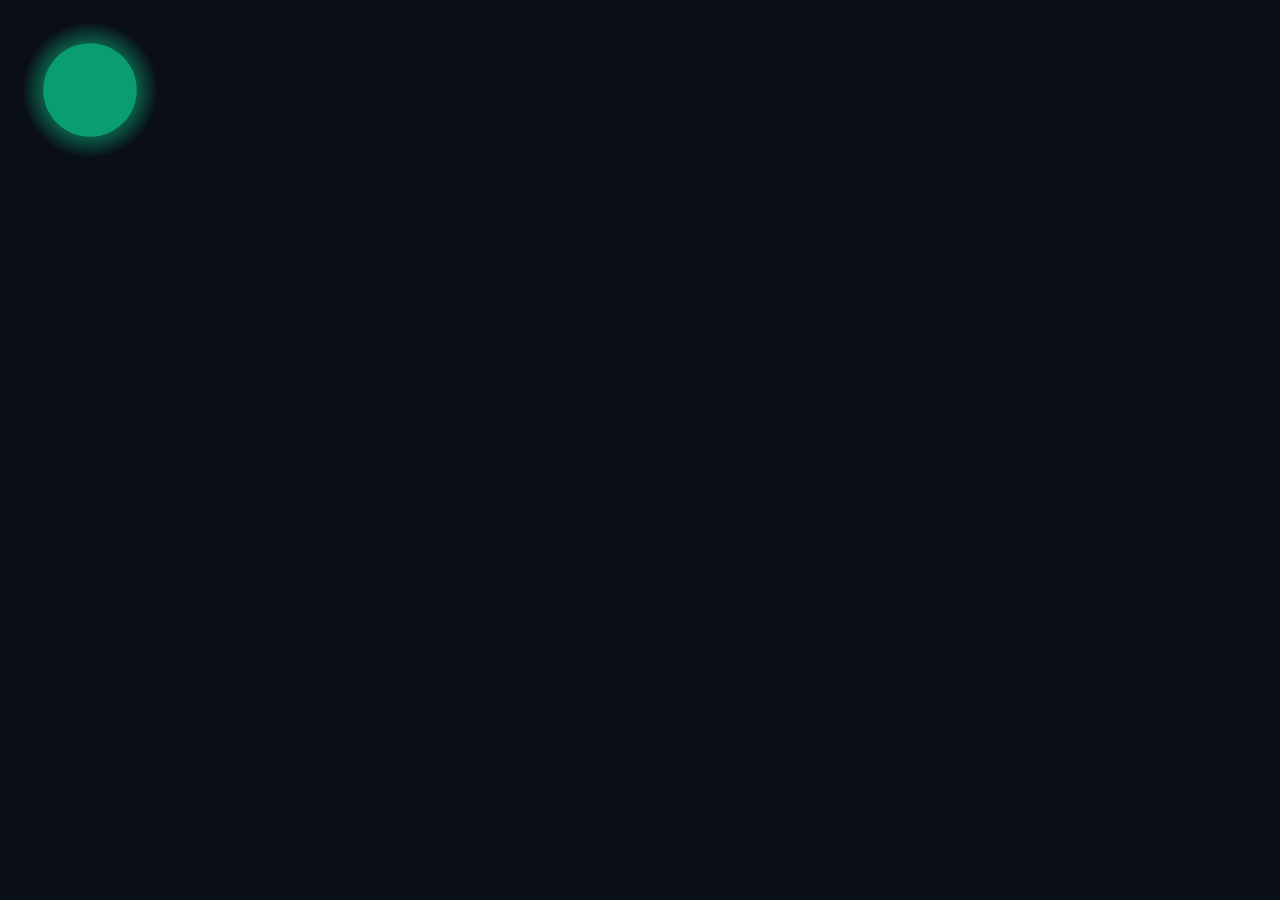
<file: images/icon.html>
<!doctype html>
<html lang="en">
<head>
<meta charset="utf-8">
<title>Filepunch home screen icon</title>
<!--
  Source of site/apple-touch-icon.png, the 180 x 180 icon that phones show
  when someone adds the site to their home screen. It is site/favicon.svg on
  the dark background of the site. render.sh turns it into the PNG.
-->
<style>
  html, body { margin: 0; }
  body { width: 180px; height: 180px; overflow: hidden; background: #0a0e17; display: grid; place-items: center; }
  img { width: 136px; height: 136px; display: block; }
</style>
</head>
<body><img src="../site/favicon.svg" alt=""></body>
</html>
</file>
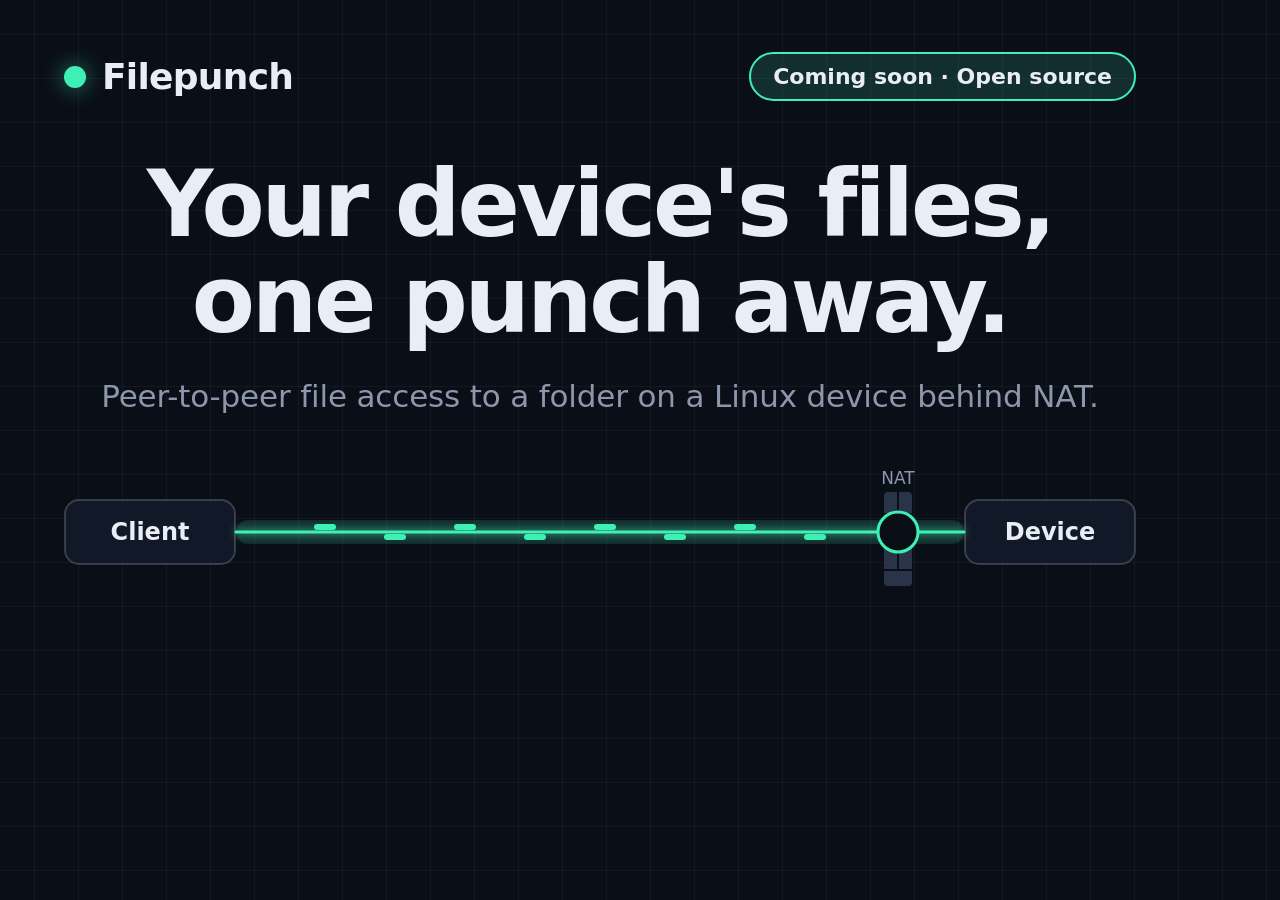
<file: images/social.html>
<!doctype html>
<html lang="en">
<head>
<meta charset="utf-8">
<title>Filepunch social card</title>
<!--
  Source of site/social.png, the 1200 x 630 image that link previews show.
  render.sh turns it into the PNG with headless Chrome. The colors are the
  dark theme of site/style.css.

  The words repeat the page: the first two parts of the badge above the
  title, the tagline and the first line of the lead. When one of them
  changes on the page, change it here and in the og:image:alt line of
  site/index.html, then run render.sh again.
-->
<style>
  :root {
    --bg: #0a0e17;
    --bg2: #111828;
    --fg: #e9edf5;
    --muted: #8d97ab;
    --line-strong: rgba(255,255,255,0.18);
    --accent: #3ff0b5;
    --accent-soft: rgba(63,240,181,0.14);
    --glow: rgba(63,240,181,0.55);
    --wall: #2a3449;
    --grid: rgba(255,255,255,0.045);
  }
  * { box-sizing: border-box; }
  html, body { margin: 0; }
  body {
    width: 1200px;
    height: 630px;
    overflow: hidden;
    background: var(--bg);
    color: var(--fg);
    font-family: Cantarell, system-ui, -apple-system, "Segoe UI", Roboto, Ubuntu, "Helvetica Neue", sans-serif;
    display: flex;
    flex-direction: column;
    padding: 52px 64px 44px;
    background-image:
      linear-gradient(var(--grid) 1px, transparent 1px),
      linear-gradient(90deg, var(--grid) 1px, transparent 1px);
    background-size: 44px 44px;
    background-position: -10px -10px;
  }
  .top { display: flex; align-items: center; justify-content: space-between; }
  .brand { display: flex; align-items: center; gap: 16px; font-size: 36px; font-weight: 700; letter-spacing: -0.02em; }
  .dot { width: 22px; height: 22px; border-radius: 50%; background: var(--accent); box-shadow: 0 0 22px var(--glow); }
  .pill { font-size: 22px; padding: 10px 22px; border: 2px solid var(--accent); border-radius: 999px; background: var(--accent-soft); font-weight: 600; }
  main { flex: 1; display: flex; flex-direction: column; justify-content: center; text-align: center; }
  h1 { margin: 0; font-size: 92px; line-height: 1.04; letter-spacing: -0.035em; font-weight: 800; }
  .lead { margin: 30px 0 0; font-size: 31px; color: var(--muted); letter-spacing: -0.005em; }
  svg { display: block; width: 1072px; height: 116px; overflow: visible; }
  .node { fill: var(--bg2); stroke: var(--line-strong); stroke-width: 2; }
  .lbl { fill: var(--fg); font: 600 24px Cantarell, system-ui, sans-serif; }
  .band { fill: var(--accent-soft); }
  .core { stroke: var(--accent); stroke-width: 3; stroke-linecap: round; }
  .pk { fill: var(--accent); }
  .wall { fill: var(--wall); }
  .mortar { stroke: var(--bg); stroke-width: 2; fill: none; }
  .small { fill: var(--muted); font: 500 17px Cantarell, system-ui, sans-serif; }
  .hole { fill: var(--bg); stroke: var(--accent); stroke-width: 3; }
</style>
</head>
<body>
  <div class="top">
    <div class="brand"><span class="dot"></span>Filepunch</div>
    <div class="pill">Coming soon &middot; Open source</div>
  </div>
  <main>
    <h1>Your device's files,<br>one punch away.</h1>
    <p class="lead">Peer-to-peer file access to a folder on a Linux device behind NAT.</p>
  </main>
  <svg viewBox="0 0 1072 116" aria-hidden="true">
    <defs>
      <filter id="glow" filterUnits="userSpaceOnUse" x="150" y="40" width="772" height="44">
        <feGaussianBlur stdDeviation="4" result="b"/>
        <feMerge><feMergeNode in="b"/><feMergeNode in="SourceGraphic"/></feMerge>
      </filter>
    </defs>
    <rect class="node" x="1" y="30" width="170" height="64" rx="14"/>
    <text class="lbl" x="86" y="70" text-anchor="middle">Client</text>
    <rect class="node" x="901" y="30" width="170" height="64" rx="14"/>
    <text class="lbl" x="986" y="70" text-anchor="middle">Device</text>
    <text class="small" x="834" y="14" text-anchor="middle">NAT</text>
    <rect class="wall" x="820" y="22" width="28" height="94" rx="4"/>
    <path class="mortar" d="M820 44 h28 M820 72 h28 M820 100 h28 M834 22 v22 M834 72 v28"/>
    <rect class="band" x="172" y="50" width="728" height="24" rx="12"/>
    <line class="core" x1="172" y1="62" x2="900" y2="62" filter="url(#glow)"/>
    <circle class="hole" cx="834" cy="62" r="20"/>
    <rect class="pk" x="250" y="54" width="22" height="6" rx="3"/>
    <rect class="pk" x="390" y="54" width="22" height="6" rx="3"/>
    <rect class="pk" x="530" y="54" width="22" height="6" rx="3"/>
    <rect class="pk" x="670" y="54" width="22" height="6" rx="3"/>
    <rect class="pk" x="320" y="64" width="22" height="6" rx="3"/>
    <rect class="pk" x="460" y="64" width="22" height="6" rx="3"/>
    <rect class="pk" x="600" y="64" width="22" height="6" rx="3"/>
    <rect class="pk" x="740" y="64" width="22" height="6" rx="3"/>
  </svg>
</body>
</html>
</file>
<file: style.css>
:root {
  --bg: #0a0e17;
  --bg2: #111828;
  --fg: #e9edf5;
  --muted: #8d97ab;
  --line: rgba(255,255,255,0.09);
  --line-strong: rgba(255,255,255,0.18);
  --accent: #3ff0b5;
  --accent-ink: #052016;
  --accent-soft: rgba(63,240,181,0.14);
  --glow: rgba(63,240,181,0.55);
  --sig: #f2b94b;
  --wall: #2a3449;
  --grid: rgba(255,255,255,0.045);
  --orb1: rgba(63,240,181,0.16);
  --orb2: rgba(88,120,255,0.16);
  --shadow: 0 10px 30px rgba(0,0,0,0.35);
  color-scheme: dark;
}
@media (prefers-color-scheme: light) {
  :root {
    --bg: #f7f8fb;
    --bg2: #ffffff;
    --fg: #0f172a;
    --muted: #5b6577;
    --line: rgba(15,23,42,0.1);
    --line-strong: rgba(15,23,42,0.2);
    --accent: #0a9d6f;
    --accent-ink: #ffffff;
    --accent-soft: rgba(10,157,111,0.12);
    --glow: rgba(10,157,111,0.35);
    --sig: #b8791a;
    --wall: #cfd6e3;
    --grid: rgba(15,23,42,0.05);
    --orb1: rgba(10,157,111,0.12);
    --orb2: rgba(80,110,255,0.10);
    --shadow: 0 10px 30px rgba(15,23,42,0.08);
    color-scheme: light;
  }
}

* { box-sizing: border-box; }
html { -webkit-text-size-adjust: 100%; scroll-behavior: smooth; }
body {
  margin: 0;
  background: var(--bg);
  color: var(--fg);
  font: 16px/1.55 system-ui, -apple-system, "Segoe UI", Roboto, Ubuntu, Cantarell, "Helvetica Neue", sans-serif;
  overflow-x: hidden;
  position: relative;
  min-height: 100vh;
}

/* background: grid + drifting orbs */
body::before, body::after {
  content: "";
  position: fixed;
  inset: 0;
  z-index: -1;
  pointer-events: none;
}
body::before {
  background-image:
    linear-gradient(var(--grid) 1px, transparent 1px),
    linear-gradient(90deg, var(--grid) 1px, transparent 1px);
  background-size: 44px 44px;
  -webkit-mask-image: radial-gradient(ellipse 70% 60% at 50% 0%, #000 20%, transparent 100%);
  mask-image: radial-gradient(ellipse 70% 60% at 50% 0%, #000 20%, transparent 100%);
}
body::after {
  background:
    radial-gradient(40rem 26rem at 15% 10%, var(--orb1), transparent 70%),
    radial-gradient(36rem 24rem at 85% 30%, var(--orb2), transparent 70%);
  animation: drift 24s ease-in-out infinite alternate;
}
@keyframes drift {
  from { transform: translate3d(-3%, -2%, 0) scale(1); }
  to   { transform: translate3d(3%, 4%, 0) scale(1.08); }
}

a { color: var(--accent); text-decoration: none; }
a:hover { text-decoration: underline; text-underline-offset: 3px; }
.wrap { max-width: 56rem; margin: 0 auto; padding-left: 16px; padding-right: 16px; }

/* header */
.top .wrap { display: flex; align-items: center; justify-content: space-between; padding-top: 1.1rem; padding-bottom: 1.1rem; }
.brand { color: var(--fg); font-weight: 700; letter-spacing: -0.02em; display: inline-flex; align-items: center; gap: 0.55rem; }
.brand:hover { text-decoration: none; }
.dot { width: 10px; height: 10px; border-radius: 50%; background: var(--accent); box-shadow: 0 0 12px var(--glow); }
.gh {
  display: inline-flex; align-items: center; gap: 0.45rem;
  padding: 0.38rem 0.5rem 0.38rem 0.8rem; border-radius: 999px;
  border: 1px solid var(--accent); background: var(--accent-soft); color: var(--fg);
  font-weight: 600; font-size: 0.9rem; line-height: 1;
  transition: background 0.2s, color 0.2s, box-shadow 0.2s, transform 0.2s;
}
.gh:hover { text-decoration: none; background: var(--accent); color: var(--accent-ink); box-shadow: 0 0 18px var(--glow); transform: translateY(-1px); }
.ghi { width: 18px; height: 18px; fill: currentColor; flex: none; }
.gh em { font-style: normal; font-size: 0.72rem; font-weight: 600; padding: 0.2rem 0.45rem; border-radius: 999px; background: var(--bg2); color: var(--muted); border: 1px solid var(--line-strong); }
.gh:hover em { color: var(--fg); }

/* hero */
.hero { padding-top: clamp(3rem, 9vw, 6.5rem); padding-bottom: 2rem; text-align: center; }
.pill {
  display: inline-flex; align-items: center; gap: 0.5rem;
  padding: 0.35rem 0.9rem 0.35rem 0.7rem;
  border: 1px solid var(--line-strong); border-radius: 999px;
  background: var(--bg2); color: var(--fg); font-size: 0.85rem;
  animation: rise 0.7s ease-out both;
}
.pill:hover { text-decoration: none; border-color: var(--accent); }
.pulse { width: 8px; height: 8px; border-radius: 50%; background: var(--accent); box-shadow: 0 0 0 0 var(--glow); animation: ping 2s ease-out infinite; }
@keyframes ping { 0% { box-shadow: 0 0 0 0 var(--glow); } 100% { box-shadow: 0 0 0 10px transparent; } }
h1 {
  font-size: clamp(2.5rem, 8vw, 4.9rem);
  line-height: 1.02;
  letter-spacing: -0.035em;
  font-weight: 800;
  margin: 1.2rem auto 1rem;
  max-width: none;
  animation: rise 0.8s 0.1s ease-out both;
}
.lead { font-size: clamp(1.05rem, 2.3vw, 1.3rem); color: var(--fg); max-width: 44rem; margin: 0 auto 1.8rem; animation: rise 0.8s 0.2s ease-out both; }
.btns { display: flex; flex-wrap: wrap; justify-content: center; gap: 0.7rem; animation: rise 0.8s 0.3s ease-out both; }
.btn {
  display: inline-block; padding: 0.7rem 1.3rem; border-radius: 10px; font-weight: 600;
  border: 1px solid var(--line-strong); color: var(--fg); background: var(--bg2);
  transition: transform 0.2s, box-shadow 0.2s, border-color 0.2s;
}
.btn:hover { text-decoration: none; transform: translateY(-2px); border-color: var(--accent); }
.btn.primary { background: var(--accent); color: var(--accent-ink); border-color: var(--accent); box-shadow: 0 0 24px var(--glow); }
.btn.primary:hover { box-shadow: 0 0 36px var(--glow); }
.oss { margin: 1.1rem auto 0; color: var(--muted); font-size: 0.9rem; max-width: 34rem; animation: rise 0.8s 0.4s ease-out both; }
.oss a { color: var(--fg); text-decoration: underline; text-decoration-color: var(--line-strong); text-underline-offset: 3px; }
.oss a:hover { text-decoration-color: var(--accent); }
.lead .row { display: block; }
.nos { margin-top: 0.35rem; color: var(--muted); font-size: 0.92em; }
@media (min-width: 880px) { .lead .row { white-space: nowrap; } }
@keyframes rise { from { opacity: 0; transform: translateY(14px); } to { opacity: 1; transform: none; } }

/* diagram */
.diagram-wrap { padding-top: 1.5rem; padding-bottom: 2.5rem; }
.diagram { margin: 0; }
.diagram svg { width: 100%; height: auto; display: block; overflow: visible; }
figcaption { text-align: center; color: var(--muted); font-size: 0.95rem; margin-top: 0.4rem; }
.diagram text { font-family: inherit; fill: var(--fg); font-size: 17px; font-weight: 600; letter-spacing: -0.01em; }
.diagram text.small { font-size: 12.5px; font-weight: 500; fill: var(--muted); letter-spacing: 0; }
.node { fill: var(--bg2); stroke: var(--line-strong); stroke-width: 1.5; }
.endpoint .node { filter: drop-shadow(0 8px 18px rgba(0,0,0,0.25)); }
.track { fill: none; stroke: var(--sig); stroke-width: 1.5; stroke-dasharray: 3 7; opacity: 0.3; }
/* one shared 14 s session cycle: signal (0-2.6 s), connect (3.2 s), talk (to 11 s), end, pause */
.sig { fill: none; stroke: var(--sig); stroke-width: 3; stroke-linecap: round; stroke-dasharray: 14 186; stroke-dashoffset: 100; animation: sigpulse 14s linear infinite; }
@keyframes sigpulse {
  0% { stroke-dashoffset: 100; animation-timing-function: ease-in-out; }
  9.3% { stroke-dashoffset: -100; animation-timing-function: ease-in-out; }
  18.6%, 100% { stroke-dashoffset: 100; }
}
.relay { opacity: 0.42; animation: relaycycle 14s linear infinite; }
@keyframes relaycycle {
  0% { opacity: 0.42; } 3% { opacity: 1; } 20% { opacity: 1; } 26%, 100% { opacity: 0.42; }
}
.cloud { animation: cloudcycle 14s linear infinite; }
@keyframes cloudcycle {
  0% { stroke: var(--line-strong); } 3% { stroke: var(--sig); } 20% { stroke: var(--sig); } 26%, 100% { stroke: var(--line-strong); }
}
.wall rect { fill: var(--wall); }
.wall .mortar { stroke: var(--bg); stroke-width: 2; fill: none; }
.beam { opacity: 1; animation: beamcycle 14s linear infinite; }
@keyframes beamcycle {
  0%, 23% { opacity: 0; } 28% { opacity: 1; } 78.5% { opacity: 1; } 83%, 100% { opacity: 0; }
}
.band { fill: var(--accent-soft); }
.core { stroke: var(--accent); stroke-width: 2.5; stroke-linecap: round; }
.hole { fill: var(--bg); stroke: var(--accent); stroke-width: 2.5; filter: drop-shadow(0 0 8px var(--glow)); transform-box: fill-box; transform-origin: center; animation: holecycle 14s linear infinite; }
@keyframes holecycle {
  0%, 22% { transform: scale(0); } 27% { transform: scale(1.15); } 29% { transform: scale(1); } 78.5% { transform: scale(1); } 83%, 100% { transform: scale(0); }
}
.pk { fill: var(--accent); filter: drop-shadow(0 0 4px var(--glow)); animation: flow 2.4s linear infinite; }
.lane.l .pk { animation-name: flowback; }
.pk:nth-child(2) { animation-delay: -0.6s; }
.pk:nth-child(3) { animation-delay: -1.2s; }
.pk:nth-child(4) { animation-delay: -1.8s; }
.lane.l .pk:nth-child(1) { animation-delay: -0.3s; }
.lane.l .pk:nth-child(2) { animation-delay: -0.9s; }
.lane.l .pk:nth-child(3) { animation-delay: -1.5s; }
.lane.l .pk:nth-child(4) { animation-delay: -2.1s; }
@keyframes flow { from { transform: translateX(0); } to { transform: translateX(354px); } }
@keyframes flowback { from { transform: translateX(0); } to { transform: translateX(-354px); } }

/* steps */
.steps { list-style: none; margin: 2rem 0 0; padding: 0; display: grid; gap: 0.7rem; grid-template-columns: repeat(auto-fit, minmax(12.5rem, 1fr)); }
.steps li { display: flex; gap: 0.8rem; align-items: flex-start; padding: 0.9rem 1rem; border: 1px solid var(--line); border-radius: 12px; background: var(--bg2); font-size: 0.98rem; }
.n { flex: none; width: 1.7rem; height: 1.7rem; border-radius: 50%; background: var(--accent-soft); color: var(--accent); font-weight: 700; font-size: 0.9rem; display: grid; place-items: center; }

/* cards */
.cards { display: grid; gap: 1rem; grid-template-columns: repeat(auto-fit, minmax(14rem, 1fr)); padding-bottom: 1.5rem; }
.card {
  background: var(--bg2); border: 1px solid var(--line); border-radius: 16px; padding: 1.4rem 1.3rem;
  transition: transform 0.25s, border-color 0.25s, box-shadow 0.25s;
}
.card:hover { transform: translateY(-5px); border-color: var(--accent); box-shadow: var(--shadow), 0 0 0 1px var(--accent-soft); }
.card h2 { font-size: 1.35rem; letter-spacing: -0.02em; margin: 0.8rem 0 0.3rem; }
.card p { margin: 0; color: var(--muted); }
.ico { width: 32px; height: 32px; fill: none; stroke: var(--accent); stroke-width: 1.8; stroke-linecap: round; stroke-linejoin: round; filter: drop-shadow(0 0 6px var(--glow)); }

/* feature tiles */
.tiles { display: grid; gap: 1rem; grid-template-columns: repeat(auto-fit, minmax(14rem, 1fr)); padding-bottom: 2.5rem; }
.tile { display: grid; grid-template-columns: auto 1fr; column-gap: 0.9rem; align-items: start; padding: 1rem 1.1rem; border-radius: 14px; border: 1px solid var(--line); background: linear-gradient(180deg, var(--accent-soft), transparent 70%) , var(--bg2); transition: transform 0.25s, border-color 0.25s; }
.tile:hover { transform: translateY(-3px); border-color: var(--accent); }
.tico { grid-row: 1 / span 2; width: 26px; height: 26px; margin-top: 0.15rem; fill: none; stroke: var(--accent); stroke-width: 1.7; stroke-linecap: round; stroke-linejoin: round; }
.tile h3 { margin: 0; font-size: 1rem; letter-spacing: -0.01em; }
.tile p { margin: 0.2rem 0 0; color: var(--muted); font-size: 0.92rem; line-height: 1.45; }

/* who + one thing */
.who { text-align: center; padding-bottom: 3rem; max-width: 42rem; }
.for { font-size: clamp(1.05rem, 2vw, 1.2rem); line-height: 1.5; margin: 0 0 1rem; letter-spacing: -0.01em; }
.one { margin: 0; color: var(--muted); font-size: 0.95rem; }
.one a { color: var(--muted); text-decoration: underline; text-decoration-color: var(--line-strong); text-underline-offset: 3px; }
.one a:hover { color: var(--fg); text-decoration-color: var(--accent); }

/* footer */
footer { border-top: 1px solid var(--line); padding: 1.6rem 0 2.4rem; font-size: 0.9rem; color: var(--muted); }
footer .wrap { display: flex; flex-wrap: wrap; align-items: center; justify-content: space-between; gap: 1rem; }
footer p { margin: 0; }
footer a { color: var(--muted); }
footer a:hover { color: var(--fg); }
.made { display: inline-flex; align-items: center; gap: 0.55rem; opacity: 0.5; transition: opacity 0.25s; color: var(--fg); }
.made:hover { opacity: 1; text-decoration: none; }
.made span { font-size: 0.8rem; color: var(--muted); }
.bz { height: 22px; width: auto; display: block; }

/* entrance on scroll (CSS only; browsers without scroll-driven animations show content as is) */
@supports (animation-timeline: view()) {
  .reveal { animation: rise linear both; animation-timeline: view(); animation-range: entry 0% entry 35%; }
}

@media (prefers-reduced-motion: reduce) {
  *, *::before, *::after { animation: none !important; transition: none !important; }
  .relay { opacity: 0.42; }
  .beam { opacity: 1; }
  .hole { transform: scale(1); }
  .pk { display: none; }
  .reveal, .pill, h1, .lead, .btns, .oss { opacity: 1; transform: none; }
  html { scroll-behavior: auto; }
}

@media (max-width: 360px) {
  .gh span, .gh em { display: none; }
  .gh { padding: 0.45rem; }
}
@media (max-width: 480px) {
  .diagram text { font-size: 25px; }
  .diagram text.small { font-size: 18px; }
  .hero { padding-top: 2.5rem; }
}
</file>
<file: site/style.css>
:root {
  --bg: #0a0e17;
  --bg2: #111828;
  --fg: #e9edf5;
  --muted: #8d97ab;
  --line: rgba(255,255,255,0.09);
  --line-strong: rgba(255,255,255,0.18);
  --accent: #3ff0b5;
  --accent-ink: #052016;
  --accent-soft: rgba(63,240,181,0.14);
  --glow: rgba(63,240,181,0.55);
  --sig: #f2b94b;
  --wall: #2a3449;
  --grid: rgba(255,255,255,0.045);
  --orb1: rgba(63,240,181,0.16);
  --orb2: rgba(88,120,255,0.16);
  --shadow: 0 10px 30px rgba(0,0,0,0.35);
  color-scheme: dark;
}
@media (prefers-color-scheme: light) {
  :root {
    --bg: #f7f8fb;
    --bg2: #ffffff;
    --fg: #0f172a;
    --muted: #5b6577;
    --line: rgba(15,23,42,0.1);
    --line-strong: rgba(15,23,42,0.2);
    --accent: #0a9d6f;
    --accent-ink: #ffffff;
    --accent-soft: rgba(10,157,111,0.12);
    --glow: rgba(10,157,111,0.35);
    --sig: #b8791a;
    --wall: #cfd6e3;
    --grid: rgba(15,23,42,0.05);
    --orb1: rgba(10,157,111,0.12);
    --orb2: rgba(80,110,255,0.10);
    --shadow: 0 10px 30px rgba(15,23,42,0.08);
    color-scheme: light;
  }
}

* { box-sizing: border-box; }
html { -webkit-text-size-adjust: 100%; scroll-behavior: smooth; }
body {
  margin: 0;
  background: var(--bg);
  color: var(--fg);
  font: 16px/1.55 system-ui, -apple-system, "Segoe UI", Roboto, Ubuntu, Cantarell, "Helvetica Neue", sans-serif;
  overflow-x: hidden;
  position: relative;
  min-height: 100vh;
}

/* background: grid + drifting orbs */
body::before, body::after {
  content: "";
  position: fixed;
  inset: 0;
  z-index: -1;
  pointer-events: none;
}
body::before {
  background-image:
    linear-gradient(var(--grid) 1px, transparent 1px),
    linear-gradient(90deg, var(--grid) 1px, transparent 1px);
  background-size: 44px 44px;
  -webkit-mask-image: radial-gradient(ellipse 70% 60% at 50% 0%, #000 20%, transparent 100%);
  mask-image: radial-gradient(ellipse 70% 60% at 50% 0%, #000 20%, transparent 100%);
}
body::after {
  background:
    radial-gradient(40rem 26rem at 15% 10%, var(--orb1), transparent 70%),
    radial-gradient(36rem 24rem at 85% 30%, var(--orb2), transparent 70%);
  animation: drift 24s ease-in-out infinite alternate;
}
@keyframes drift {
  from { transform: translate3d(-3%, -2%, 0) scale(1); }
  to   { transform: translate3d(3%, 4%, 0) scale(1.08); }
}

a { color: var(--accent); text-decoration: none; }
a:hover { text-decoration: underline; text-underline-offset: 3px; }
.wrap { max-width: 56rem; margin: 0 auto; padding-left: 16px; padding-right: 16px; }

/* header */
.top .wrap { display: flex; align-items: center; justify-content: space-between; padding-top: 1.1rem; padding-bottom: 1.1rem; }
.brand { color: var(--fg); font-weight: 700; letter-spacing: -0.02em; display: inline-flex; align-items: center; gap: 0.55rem; }
.brand:hover { text-decoration: none; }
.dot { width: 10px; height: 10px; border-radius: 50%; background: var(--accent); box-shadow: 0 0 12px var(--glow); }
.gh {
  display: inline-flex; align-items: center; gap: 0.45rem;
  padding: 0.38rem 0.5rem 0.38rem 0.8rem; border-radius: 999px;
  border: 1px solid var(--accent); background: var(--accent-soft); color: var(--fg);
  font-weight: 600; font-size: 0.9rem; line-height: 1;
  transition: background 0.2s, color 0.2s, box-shadow 0.2s, transform 0.2s;
}
.gh:hover { text-decoration: none; background: var(--accent); color: var(--accent-ink); box-shadow: 0 0 18px var(--glow); transform: translateY(-1px); }
.ghi { width: 18px; height: 18px; fill: currentColor; flex: none; }
.gh em { font-style: normal; font-size: 0.72rem; font-weight: 600; padding: 0.2rem 0.45rem; border-radius: 999px; background: var(--bg2); color: var(--muted); border: 1px solid var(--line-strong); }
.gh:hover em { color: var(--fg); }

/* hero */
.hero { padding-top: clamp(3rem, 9vw, 6.5rem); padding-bottom: 2rem; text-align: center; }
.pill {
  display: inline-flex; align-items: center; gap: 0.5rem;
  padding: 0.35rem 0.9rem 0.35rem 0.7rem;
  border: 1px solid var(--line-strong); border-radius: 999px;
  background: var(--bg2); color: var(--fg); font-size: 0.85rem;
  animation: rise 0.7s ease-out both;
}
.pill:hover { text-decoration: none; border-color: var(--accent); }
.pulse { width: 8px; height: 8px; border-radius: 50%; background: var(--accent); box-shadow: 0 0 0 0 var(--glow); animation: ping 2s ease-out infinite; }
@keyframes ping { 0% { box-shadow: 0 0 0 0 var(--glow); } 100% { box-shadow: 0 0 0 10px transparent; } }
h1 {
  font-size: clamp(2.5rem, 8vw, 4.9rem);
  line-height: 1.02;
  letter-spacing: -0.035em;
  font-weight: 800;
  margin: 1.2rem auto 1rem;
  max-width: none;
  animation: rise 0.8s 0.1s ease-out both;
}
.lead { font-size: clamp(1.05rem, 2.3vw, 1.3rem); color: var(--fg); max-width: 44rem; margin: 0 auto 1.8rem; animation: rise 0.8s 0.2s ease-out both; }
.btns { display: flex; flex-wrap: wrap; justify-content: center; gap: 0.7rem; animation: rise 0.8s 0.3s ease-out both; }
.btn {
  display: inline-block; padding: 0.7rem 1.3rem; border-radius: 10px; font-weight: 600;
  border: 1px solid var(--line-strong); color: var(--fg); background: var(--bg2);
  transition: transform 0.2s, box-shadow 0.2s, border-color 0.2s;
}
.btn:hover { text-decoration: none; transform: translateY(-2px); border-color: var(--accent); }
.btn.primary { background: var(--accent); color: var(--accent-ink); border-color: var(--accent); box-shadow: 0 0 24px var(--glow); }
.btn.primary:hover { box-shadow: 0 0 36px var(--glow); }
.oss { margin: 1.1rem auto 0; color: var(--muted); font-size: 0.9rem; max-width: 34rem; animation: rise 0.8s 0.4s ease-out both; }
.oss a { color: var(--fg); text-decoration: underline; text-decoration-color: var(--line-strong); text-underline-offset: 3px; }
.oss a:hover { text-decoration-color: var(--accent); }
.lead .row { display: block; }
.nos { margin-top: 0.35rem; color: var(--muted); font-size: 0.92em; }
@media (min-width: 880px) { .lead .row { white-space: nowrap; } }
@keyframes rise { from { opacity: 0; transform: translateY(14px); } to { opacity: 1; transform: none; } }

/* diagram */
.diagram-wrap { padding-top: 1.5rem; padding-bottom: 2.5rem; }
.diagram { margin: 0; }
.diagram svg { width: 100%; height: auto; display: block; overflow: visible; }
figcaption { text-align: center; color: var(--muted); font-size: 0.95rem; margin-top: 0.4rem; }
.diagram text { font-family: inherit; fill: var(--fg); font-size: 17px; font-weight: 600; letter-spacing: -0.01em; }
.diagram text.small { font-size: 12.5px; font-weight: 500; fill: var(--muted); letter-spacing: 0; }
.node { fill: var(--bg2); stroke: var(--line-strong); stroke-width: 1.5; }
.endpoint .node { filter: drop-shadow(0 8px 18px rgba(0,0,0,0.25)); }
.track { fill: none; stroke: var(--sig); stroke-width: 1.5; stroke-dasharray: 3 7; opacity: 0.3; }
/* one shared 14 s session cycle: signal (0-2.6 s), connect (3.2 s), talk (to 11 s), end, pause */
.sig { fill: none; stroke: var(--sig); stroke-width: 3; stroke-linecap: round; stroke-dasharray: 14 186; stroke-dashoffset: 100; animation: sigpulse 14s linear infinite; }
@keyframes sigpulse {
  0% { stroke-dashoffset: 100; animation-timing-function: ease-in-out; }
  9.3% { stroke-dashoffset: -100; animation-timing-function: ease-in-out; }
  18.6%, 100% { stroke-dashoffset: 100; }
}
.relay { opacity: 0.42; animation: relaycycle 14s linear infinite; }
@keyframes relaycycle {
  0% { opacity: 0.42; } 3% { opacity: 1; } 20% { opacity: 1; } 26%, 100% { opacity: 0.42; }
}
.cloud { animation: cloudcycle 14s linear infinite; }
@keyframes cloudcycle {
  0% { stroke: var(--line-strong); } 3% { stroke: var(--sig); } 20% { stroke: var(--sig); } 26%, 100% { stroke: var(--line-strong); }
}
.wall rect { fill: var(--wall); }
.wall .mortar { stroke: var(--bg); stroke-width: 2; fill: none; }
.beam { opacity: 1; animation: beamcycle 14s linear infinite; }
@keyframes beamcycle {
  0%, 23% { opacity: 0; } 28% { opacity: 1; } 78.5% { opacity: 1; } 83%, 100% { opacity: 0; }
}
.band { fill: var(--accent-soft); }
.core { stroke: var(--accent); stroke-width: 2.5; stroke-linecap: round; }
.hole { fill: var(--bg); stroke: var(--accent); stroke-width: 2.5; filter: drop-shadow(0 0 8px var(--glow)); transform-box: fill-box; transform-origin: center; animation: holecycle 14s linear infinite; }
@keyframes holecycle {
  0%, 22% { transform: scale(0); } 27% { transform: scale(1.15); } 29% { transform: scale(1); } 78.5% { transform: scale(1); } 83%, 100% { transform: scale(0); }
}
.pk { fill: var(--accent); filter: drop-shadow(0 0 4px var(--glow)); animation: flow 2.4s linear infinite; }
.lane.l .pk { animation-name: flowback; }
.pk:nth-child(2) { animation-delay: -0.6s; }
.pk:nth-child(3) { animation-delay: -1.2s; }
.pk:nth-child(4) { animation-delay: -1.8s; }
.lane.l .pk:nth-child(1) { animation-delay: -0.3s; }
.lane.l .pk:nth-child(2) { animation-delay: -0.9s; }
.lane.l .pk:nth-child(3) { animation-delay: -1.5s; }
.lane.l .pk:nth-child(4) { animation-delay: -2.1s; }
@keyframes flow { from { transform: translateX(0); } to { transform: translateX(354px); } }
@keyframes flowback { from { transform: translateX(0); } to { transform: translateX(-354px); } }

/* steps */
.steps { list-style: none; margin: 2rem 0 0; padding: 0; display: grid; gap: 0.7rem; grid-template-columns: repeat(auto-fit, minmax(12.5rem, 1fr)); }
.steps li { display: flex; gap: 0.8rem; align-items: flex-start; padding: 0.9rem 1rem; border: 1px solid var(--line); border-radius: 12px; background: var(--bg2); font-size: 0.98rem; }
.n { flex: none; width: 1.7rem; height: 1.7rem; border-radius: 50%; background: var(--accent-soft); color: var(--accent); font-weight: 700; font-size: 0.9rem; display: grid; place-items: center; }

/* cards */
.cards { display: grid; gap: 1rem; grid-template-columns: repeat(auto-fit, minmax(14rem, 1fr)); padding-bottom: 1.5rem; }
.card {
  background: var(--bg2); border: 1px solid var(--line); border-radius: 16px; padding: 1.4rem 1.3rem;
  transition: transform 0.25s, border-color 0.25s, box-shadow 0.25s;
}
.card:hover { transform: translateY(-5px); border-color: var(--accent); box-shadow: var(--shadow), 0 0 0 1px var(--accent-soft); }
.card h2 { font-size: 1.35rem; letter-spacing: -0.02em; margin: 0.8rem 0 0.3rem; }
.card p { margin: 0; color: var(--muted); }
.ico { width: 32px; height: 32px; fill: none; stroke: var(--accent); stroke-width: 1.8; stroke-linecap: round; stroke-linejoin: round; filter: drop-shadow(0 0 6px var(--glow)); }

/* feature tiles */
.tiles { display: grid; gap: 1rem; grid-template-columns: repeat(auto-fit, minmax(14rem, 1fr)); padding-bottom: 2.5rem; }
.tile { display: grid; grid-template-columns: auto 1fr; column-gap: 0.9rem; align-items: start; padding: 1rem 1.1rem; border-radius: 14px; border: 1px solid var(--line); background: linear-gradient(180deg, var(--accent-soft), transparent 70%) , var(--bg2); transition: transform 0.25s, border-color 0.25s; }
.tile:hover { transform: translateY(-3px); border-color: var(--accent); }
.tico { grid-row: 1 / span 2; width: 26px; height: 26px; margin-top: 0.15rem; fill: none; stroke: var(--accent); stroke-width: 1.7; stroke-linecap: round; stroke-linejoin: round; }
.tile h3 { margin: 0; font-size: 1rem; letter-spacing: -0.01em; }
.tile p { margin: 0.2rem 0 0; color: var(--muted); font-size: 0.92rem; line-height: 1.45; }

/* who + one thing */
.who { text-align: center; padding-bottom: 3rem; max-width: 42rem; }
.for { font-size: clamp(1.05rem, 2vw, 1.2rem); line-height: 1.5; margin: 0 0 1rem; letter-spacing: -0.01em; }
.one { margin: 0; color: var(--muted); font-size: 0.95rem; }
.one a { color: var(--muted); text-decoration: underline; text-decoration-color: var(--line-strong); text-underline-offset: 3px; }
.one a:hover { color: var(--fg); text-decoration-color: var(--accent); }

/* footer */
footer { border-top: 1px solid var(--line); padding: 1.6rem 0 2.4rem; font-size: 0.9rem; color: var(--muted); }
footer .wrap { display: flex; flex-wrap: wrap; align-items: center; justify-content: space-between; gap: 1rem; }
footer p { margin: 0; }
footer a { color: var(--muted); }
footer a:hover { color: var(--fg); }
.made { display: inline-flex; align-items: center; gap: 0.55rem; opacity: 0.5; transition: opacity 0.25s; color: var(--fg); }
.made:hover { opacity: 1; text-decoration: none; }
.made span { font-size: 0.8rem; color: var(--muted); }
.bz { height: 22px; width: auto; display: block; }

/* entrance on scroll (CSS only; browsers without scroll-driven animations show content as is) */
@supports (animation-timeline: view()) {
  .reveal { animation: rise linear both; animation-timeline: view(); animation-range: entry 0% entry 35%; }
}

@media (prefers-reduced-motion: reduce) {
  *, *::before, *::after { animation: none !important; transition: none !important; }
  .relay { opacity: 0.42; }
  .beam { opacity: 1; }
  .hole { transform: scale(1); }
  .pk { display: none; }
  .reveal, .pill, h1, .lead, .btns, .oss { opacity: 1; transform: none; }
  html { scroll-behavior: auto; }
}

@media (max-width: 360px) {
  .gh span, .gh em { display: none; }
  .gh { padding: 0.45rem; }
}
@media (max-width: 480px) {
  .diagram text { font-size: 25px; }
  .diagram text.small { font-size: 18px; }
  .hero { padding-top: 2.5rem; }
}
</file>
